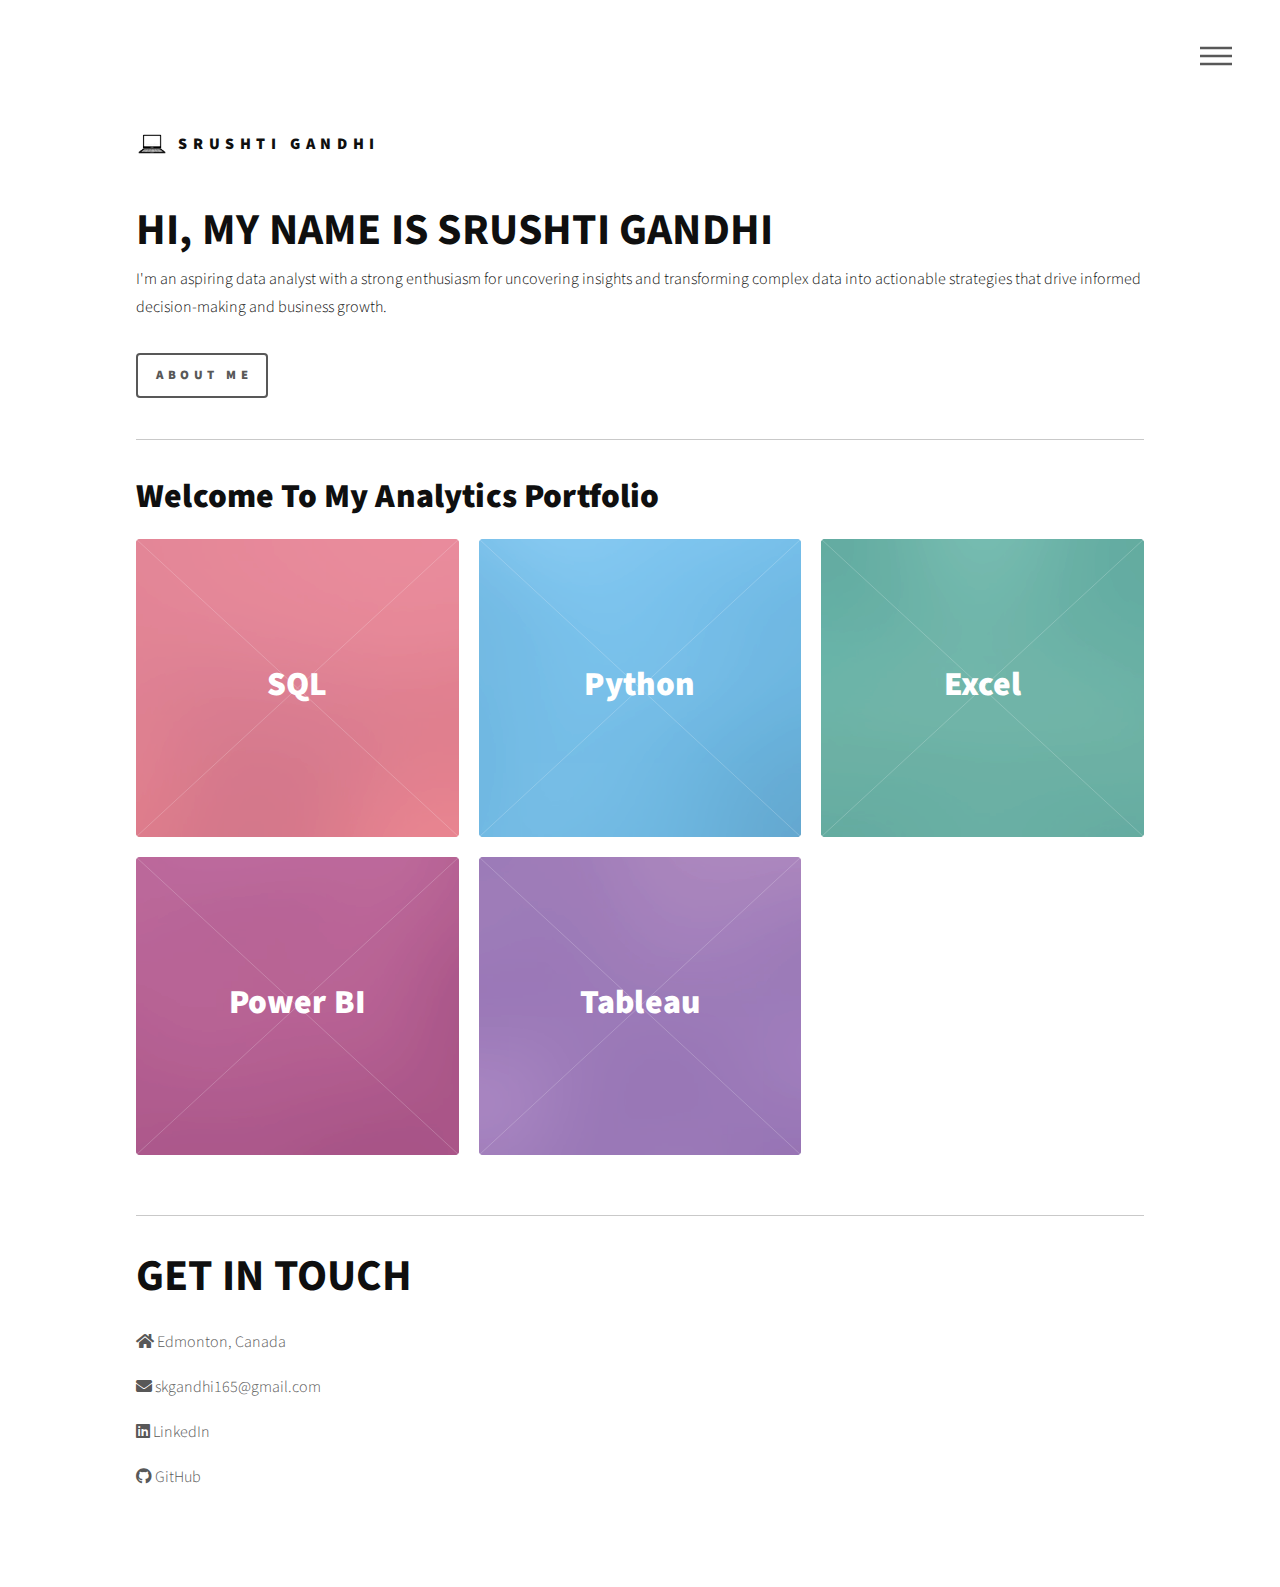
<file: index.html>
<!DOCTYPE HTML>
<!--
	Phantom by HTML5 UP
	html5up.net | @ajlkn
	Free for personal and commercial use under the CCA 3.0 license (html5up.net/license)
-->
<html>
	<head>
		<title>Phantom by HTML5 UP</title>
		<meta charset="utf-8" />
		<meta name="viewport" content="width=device-width, initial-scale=1, user-scalable=no" />
		<link rel="stylesheet" href="assets/css/main.css" />
		<noscript><link rel="stylesheet" href="assets/css/noscript.css" /></noscript>
	</head>
	<body class="is-preload">
		<!-- Wrapper -->
			<div id="wrapper">

				<!-- Header -->
					<header id="header">
						<div class="inner">

							<!-- Logo -->
								<a href="index.html" class="logo">
									<span class="symbol"><img src="images/laptop.jpg" alt="" /></span><span class="title">Srushti Gandhi</span>
								</a>

							<!-- Nav -->
								<nav>
									<ul>
										<li><a href="#menu">Menu</a></li>
									</ul>
								</nav>

						</div>
					</header>

				<!-- Menu -->
					<nav id="menu">
						<h2>Menu</h2>
						<ul>
							<li><a href="index.html">Home</a></li>
                            <li><a href="aboutme.html">About Me</a></li>
                            <li><a href="sql.html">SQL</a></li>
							<li><a href="python.html">Python</a></li>
                            <li><a href="excel.html">Excel</a></li>
							<li><a href="powerbi.html">Power BI</a></li>
							<li><a href="tableau.html">Tableau</a></li>
						</ul>

					</nav>

				<!-- Main -->
					<div id="main">
						<div class="inner">
							<header>
								<h1>Hi, my name is Srushti Gandhi</h1>
								<p>I'm an aspiring data analyst with a strong enthusiasm for uncovering insights and transforming complex data into actionable strategies that drive informed decision-making and business growth.</p>
								<a href="#" class="button">About Me</a>
								<hr>
							</header>
							<h2>Welcome To My Analytics Portfolio</h2>
							<section class="tiles">

								<article class="style1">
									<span class="image">
										<img src="images/pic01.jpg" alt="" />
									</span>
									<a href="sql.html">
										<h2>SQL</h2>
										<div class="content">
											<p></p>
										</div>
									</a>
								</article>

								<article class="style2">
									<span class="image">
										<img src="images/pic02.jpg" alt="" />
									</span>
									<a href="python.html">
										<h2>Python</h2>
										<div class="content">
											<p></p>
										</div>
									</a>
								</article>

								<article class="style3">
									<span class="image">
										<img src="images/pic03.jpg" alt="" />
									</span>
									<a href="excel.html">
										<h2>Excel</h2>
										<div class="content">
											<p></p>
										</div>
									</a>
								</article>

								
								<article class="style4">
									<span class="image">
										<img src="images/pic07.jpg" alt="" />
									</span>
									<a href="powerbi.html">
										<h2>Power BI</h2>
										<div class="content">
											<p></p>
										</div>
									</a>
								</article>

								<article class="style5">
									<span class="image">
										<img src="images/pic08.jpg" alt="" />
									</span>
									<a href="tableau.html">
										<h2>Tableau</h2>
										<div class="content">
											<p></p>
										</div>
									</a>
									
								</article>
								
							</section>
							<br/><hr>

							<section>
								<h1>Get In Touch</h1>
								<ul class="icons">

                                    <li><a href="#" class="icon solid style1 fa-home"><span > Edmonton, Canada</span></a></li>                                  
                                    
                                    <li><a href="#" class="icon solid style1 fa-envelope"><span > skgandhi165@gmail.com</span></a></li>
                                    
                                    <li><a href="https://www.linkedin.com/in/srushti-gandhi-7142571a3/" class="icon brands style1 fa-linkedin"><span > LinkedIn</span></a></li>
                                    
                                    <li><a href="https://github.com/skgandhi165/Data-Analytics" class="icon brands style1 fa-github"><span> GitHub</span></a></li>

                                    <!--<li><a href="#" class="icon solid style2 fa-phone"><span class="label">Phone</span></a></li>-->
                                    
                                    
									
								</ul>
							</section>

						</div>
						
					</div>

			</div>

		<!-- Scripts -->
			<script src="assets/js/jquery.min.js"></script>
			<script src="assets/js/browser.min.js"></script>
			<script src="assets/js/breakpoints.min.js"></script>
			<script src="assets/js/util.js"></script>
			<script src="assets/js/main.js"></script>

	</body>
</html>
</file>
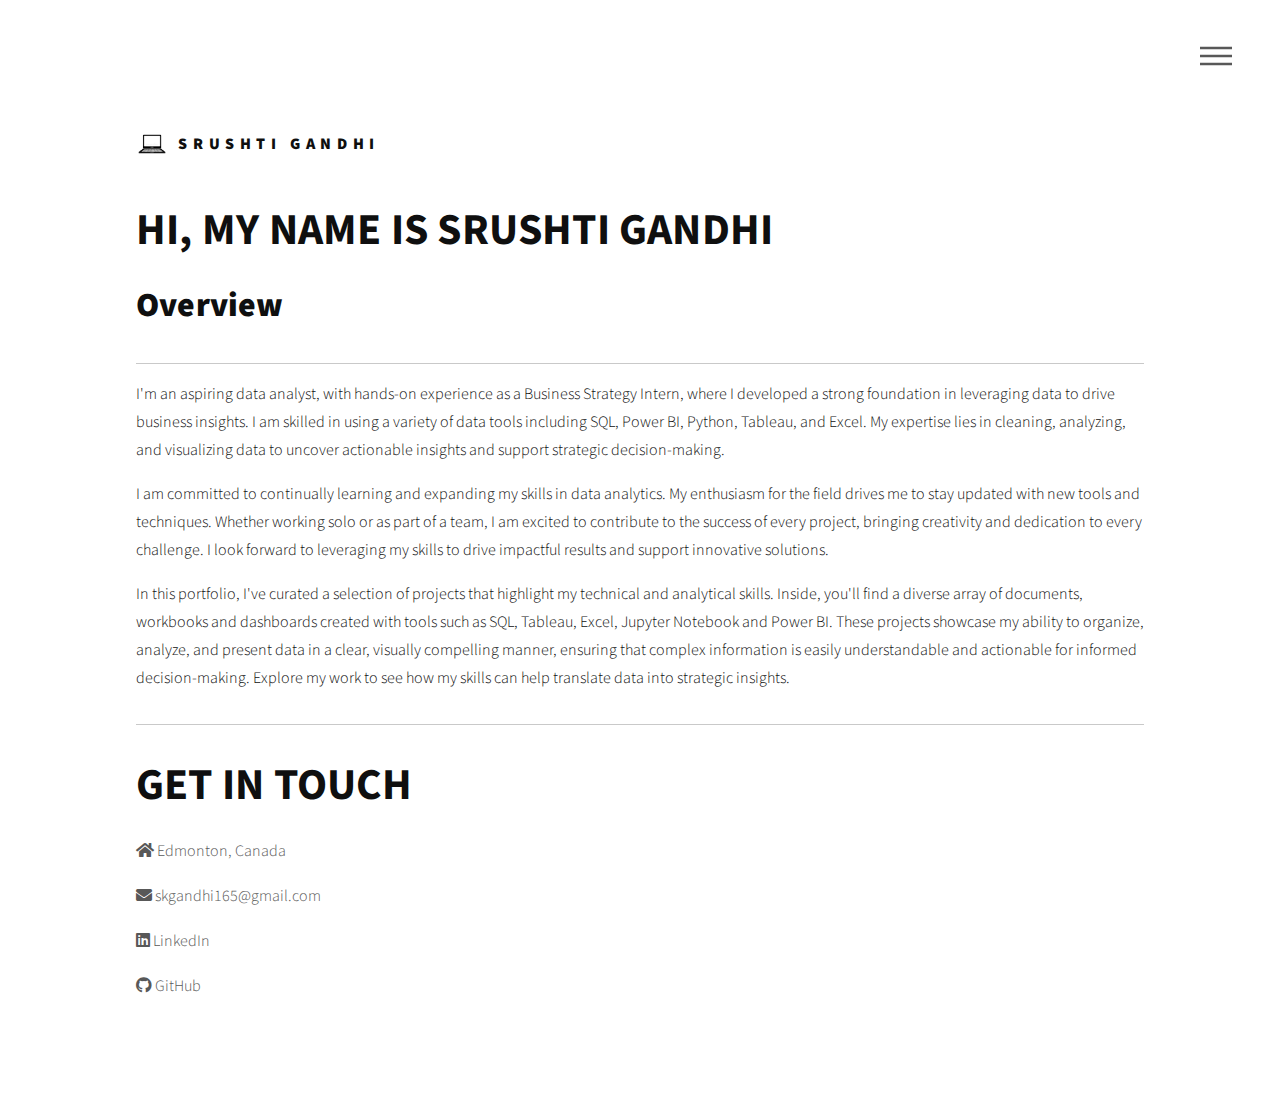
<file: aboutme.html>
<!DOCTYPE HTML>
<!--
	Phantom by HTML5 UP
	html5up.net | @ajlkn
	Free for personal and commercial use under the CCA 3.0 license (html5up.net/license)
-->
<html>
	<head>
		<title>Phantom by HTML5 UP</title>
		<meta charset="utf-8" />
		<meta name="viewport" content="width=device-width, initial-scale=1, user-scalable=no" />
		<link rel="stylesheet" href="assets/css/main.css" />
		<noscript><link rel="stylesheet" href="assets/css/noscript.css" /></noscript>
	</head>
	<body class="is-preload">
		<!-- Wrapper -->
			<div id="wrapper">

				<!-- Header -->
					<header id="header">
						<div class="inner">

							<!-- Logo -->
								<a href="index.html" class="logo">
									<span class="symbol"><img src="images/laptop.jpg" alt="" /></span><span class="title">Srushti Gandhi</span>
								</a>

							<!-- Nav -->
								<nav>
									<ul>
										<li><a href="#menu">Menu</a></li>
									</ul>
								</nav>

						</div>
					</header>

				<!-- Menu -->
					<nav id="menu">
						<h2>Menu</h2>
						<ul>
							<li><a href="index.html">Home</a></li>
                            <li><a href="aboutme.html">About Me</a></li>
                            <li><a href="sql.html">SQL</a></li>
							<li><a href="python.html">Python</a></li>
                            <li><a href="excel.html">Excel</a></li>
							<li><a href="powerbi.html">Power BI</a></li>
							<li><a href="tableau.html">Tableau</a></li>
						</ul>
					</nav>

				<!-- Main -->
					<div id="main">
						<div class="inner">
							<header>
								<h1>Hi, my name is Srushti Gandhi</h1>
                                <h2>Overview</h2><hr>
								<p>I'm an aspiring data analyst, with hands-on experience as a Business Strategy Intern, where I developed a strong foundation in leveraging data to drive business insights. I am skilled in using a variety of data tools including SQL, Power BI, Python, Tableau, and Excel. My expertise lies in cleaning, analyzing, and visualizing data to uncover actionable insights and support strategic decision-making.</p>
								<p>I am committed to continually learning and expanding my skills in data analytics. My enthusiasm for the field drives me to stay updated with new tools and techniques. Whether working solo or as part of a team, I am excited to contribute to the success of every project, bringing creativity and dedication to every challenge. I look forward to leveraging my skills to drive impactful results and support innovative solutions.</p>
                                <p>In this portfolio, I've curated a selection of projects that highlight my technical and analytical skills. Inside, you'll find a diverse array of documents, workbooks and dashboards created with tools such as SQL, Tableau, Excel, Jupyter Notebook and Power BI. These projects showcase my ability to organize, analyze, and present data in a clear, visually compelling manner, ensuring that complex information is easily understandable and actionable for informed decision-making. Explore my work to see how my skills can help translate data into strategic insights.</p>
                                <hr>
							</header>

                            <section>
								<h1>Get In Touch</h1>
								<ul class="icons">

                                    <li><a href="#" class="icon solid style1 fa-home"><span > Edmonton, Canada</span></a></li>

                                    <li><a href="#" class="icon solid style1 fa-envelope"><span > skgandhi165@gmail.com</span></a></li>

                                    <li><a href="https://www.linkedin.com/in/srushti-gandhi-7142571a3/" class="icon brands style1 fa-linkedin"><span > LinkedIn</span></a></li>
                                    
                                    <li><a href="https://github.com/skgandhi165/Data-Analytics" class="icon brands style1 fa-github"><span> GitHub</span></a></li>

                                    <!--<li><a href="#" class="icon solid style2 fa-phone"><span class="label">Phone</span></a></li>-->
                                    
                                    
									
								</ul>
							</section>
							

						</div>
						
					</div>
			</div>

		<!-- Scripts -->
			<script src="assets/js/jquery.min.js"></script>
			<script src="assets/js/browser.min.js"></script>
			<script src="assets/js/breakpoints.min.js"></script>
			<script src="assets/js/util.js"></script>
			<script src="assets/js/main.js"></script>

	</body>
</html>
</file>
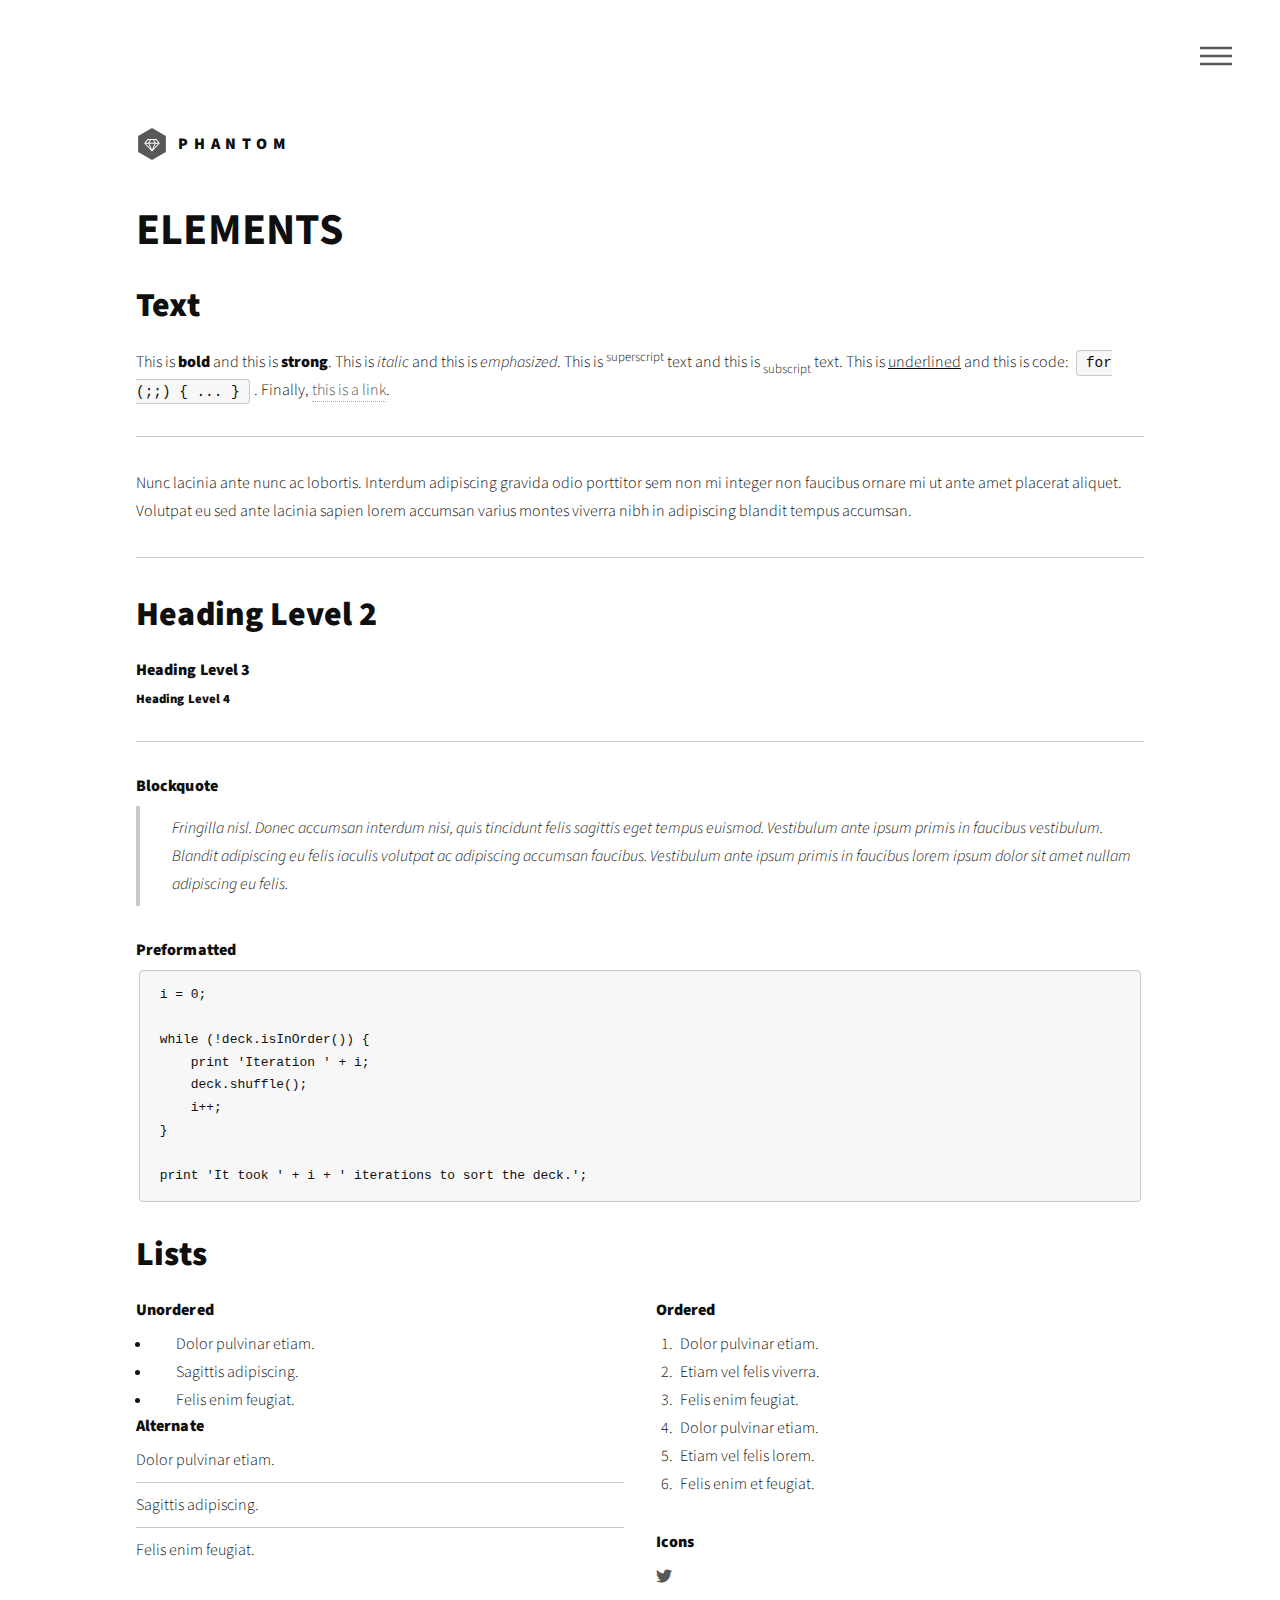
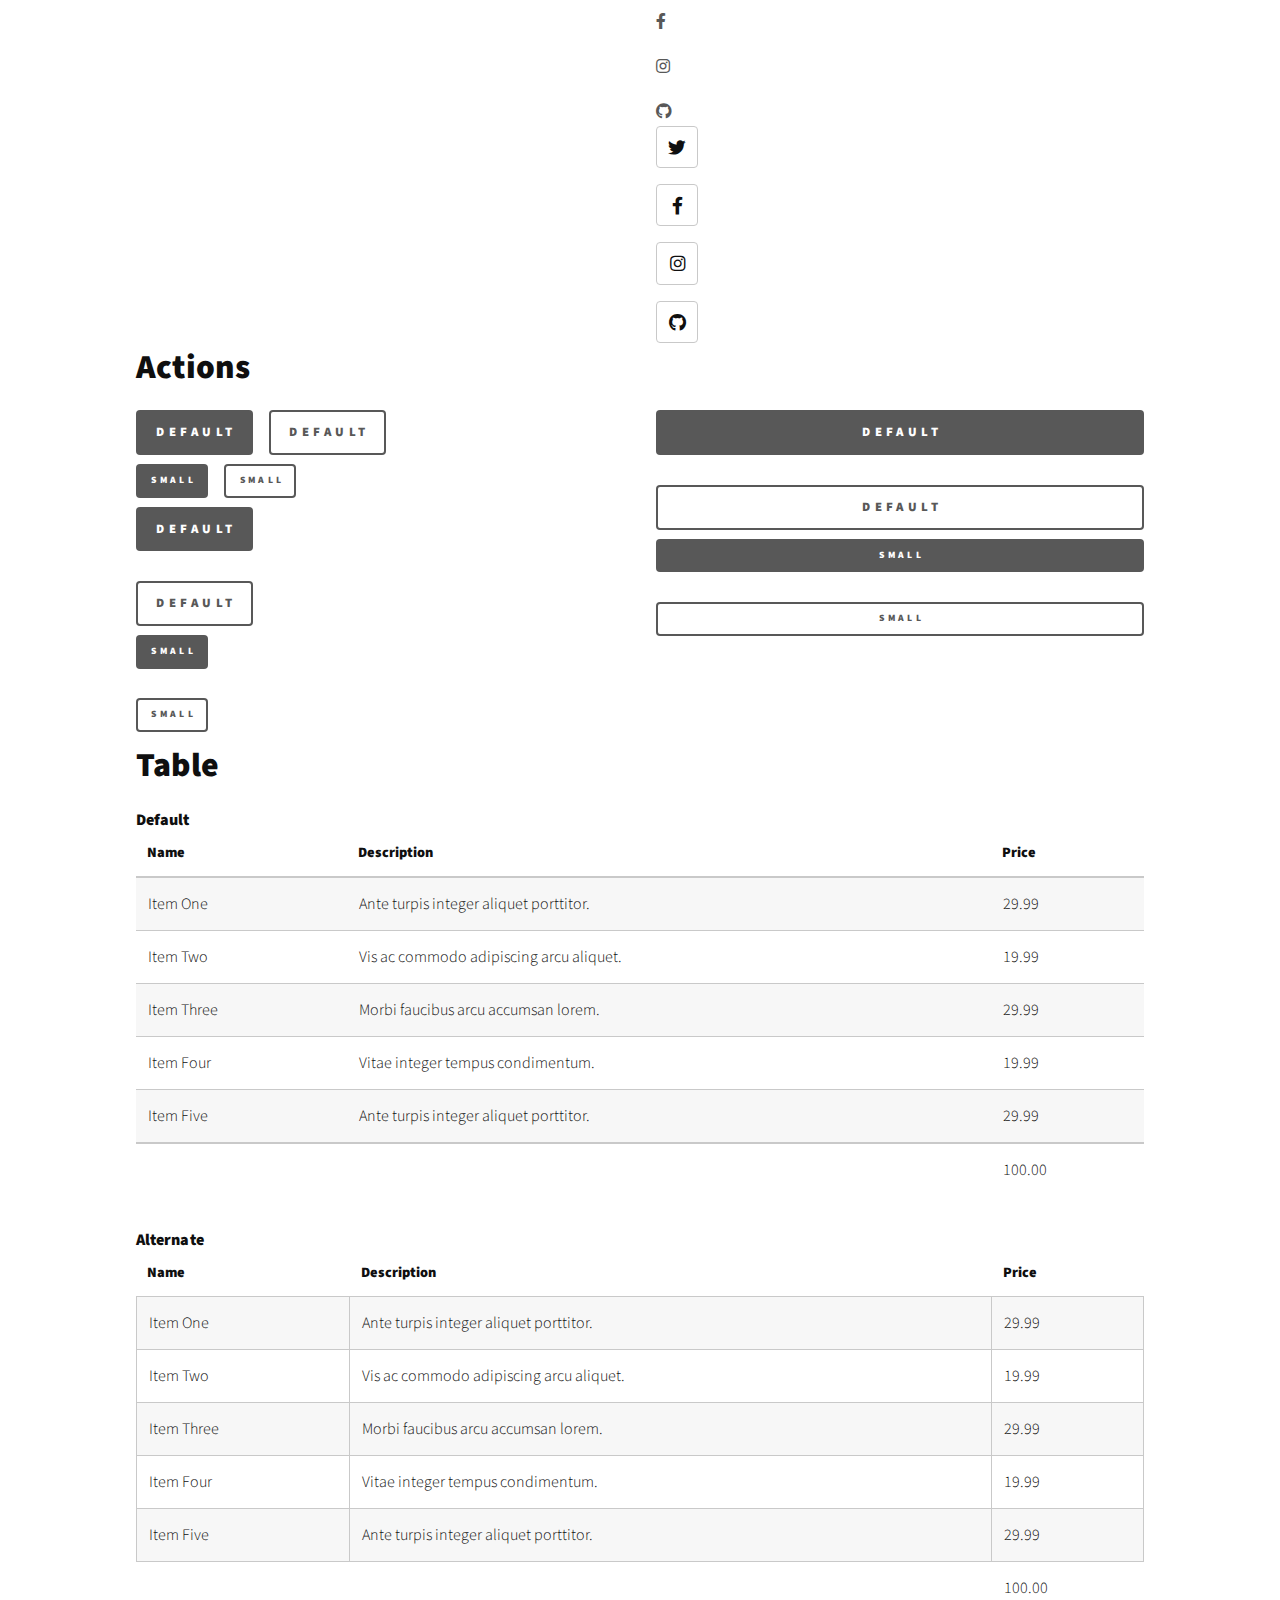
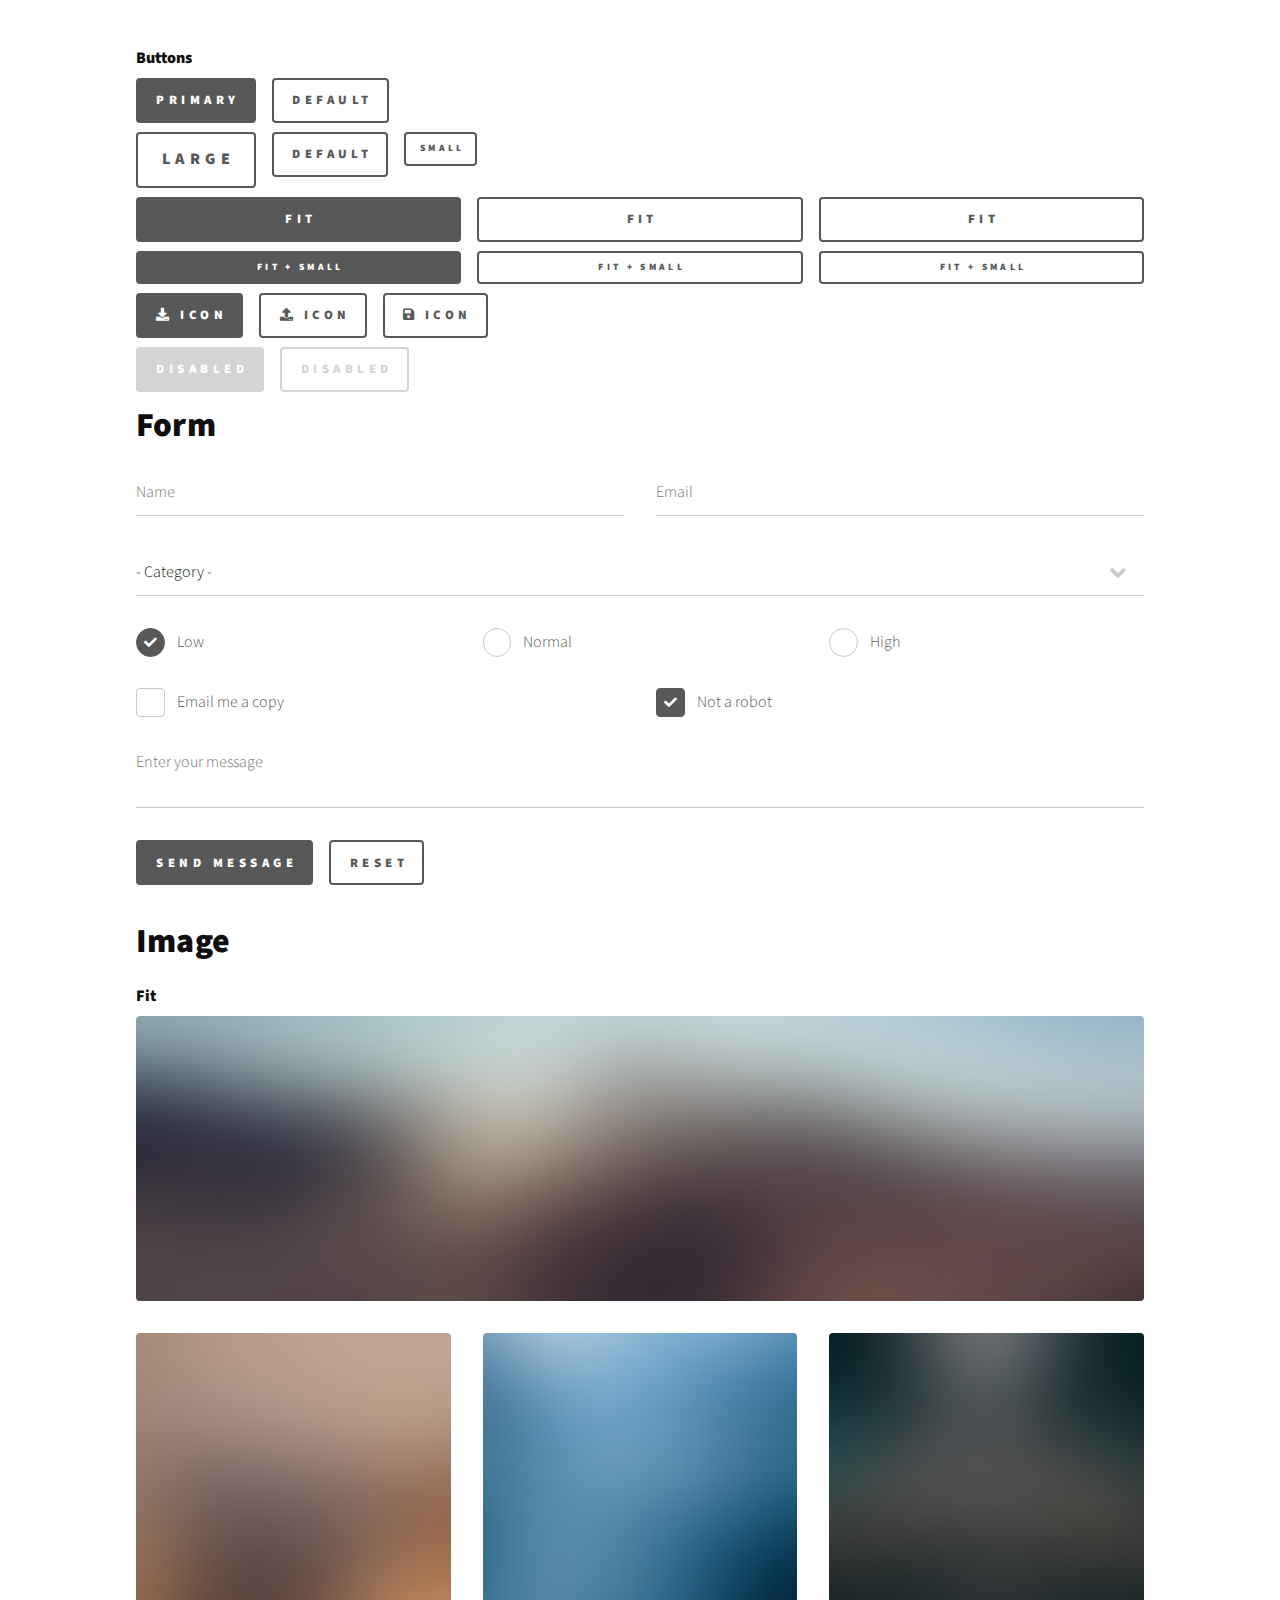
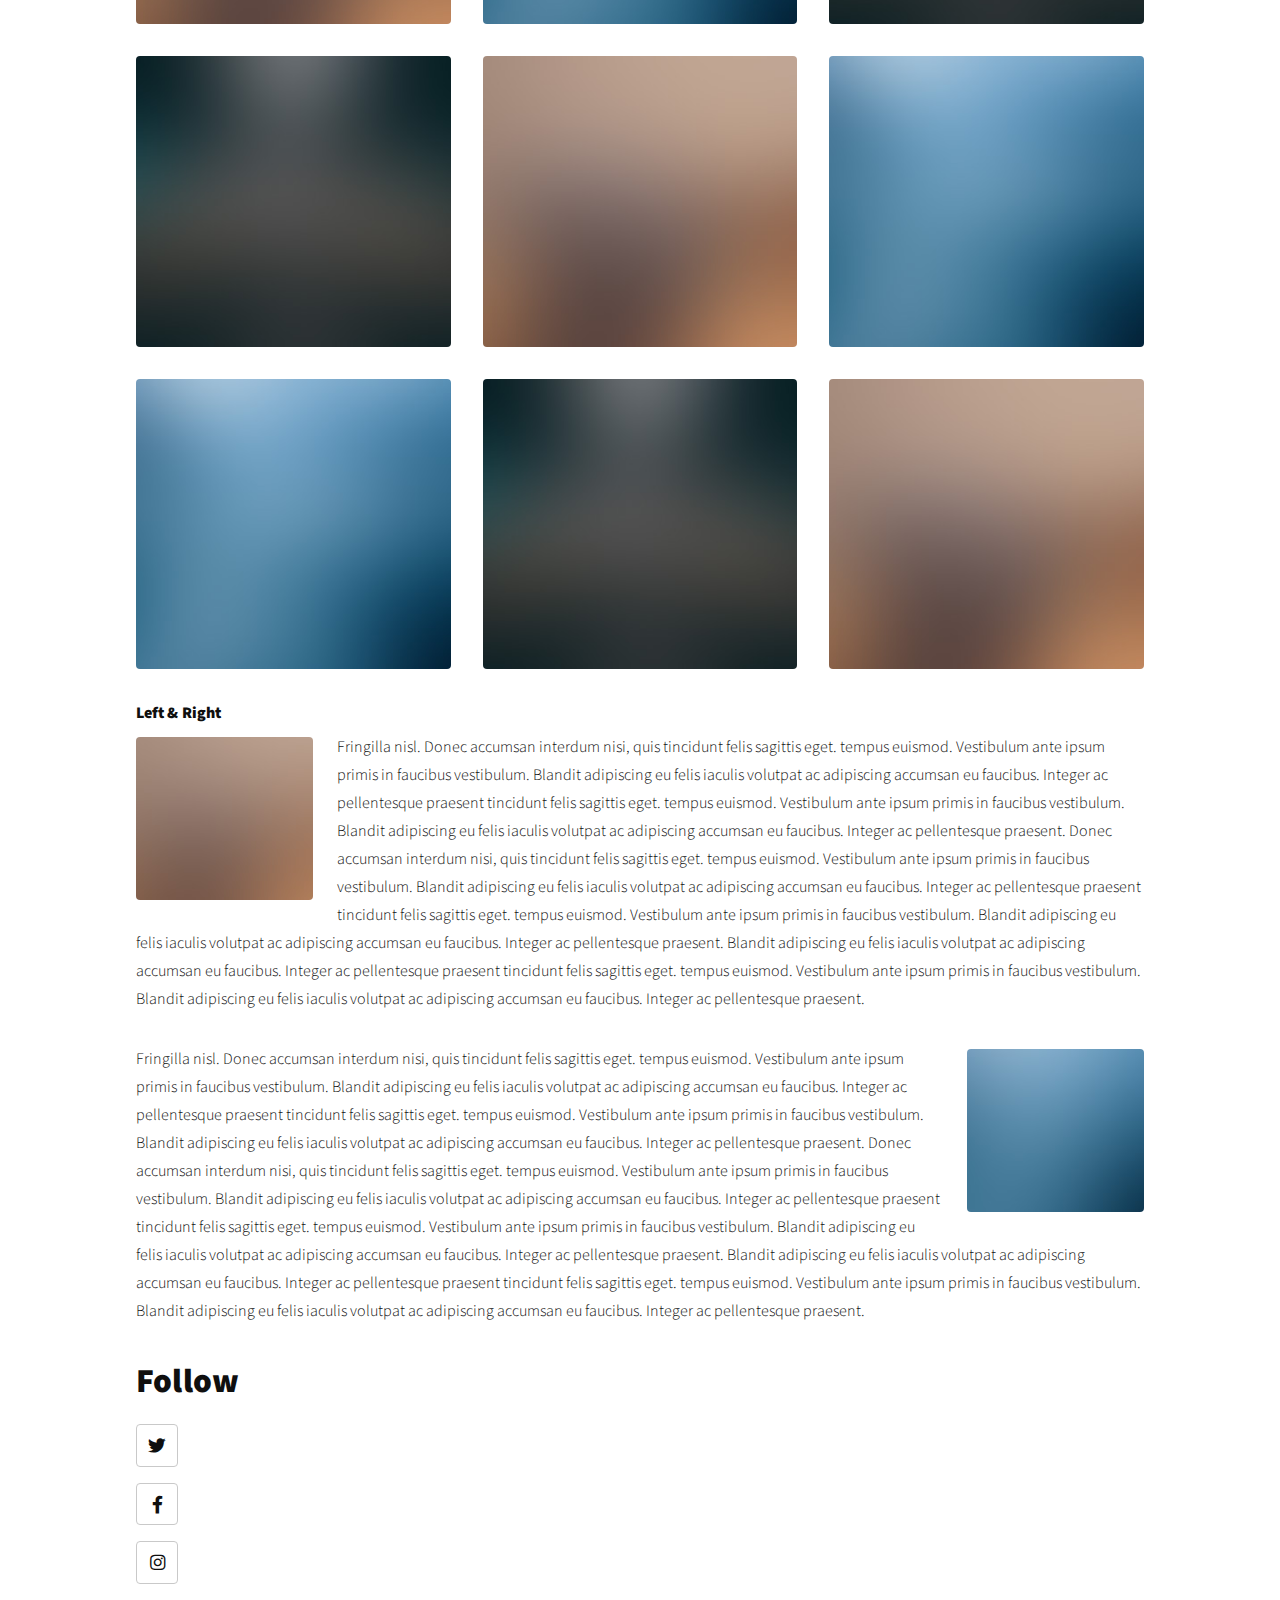
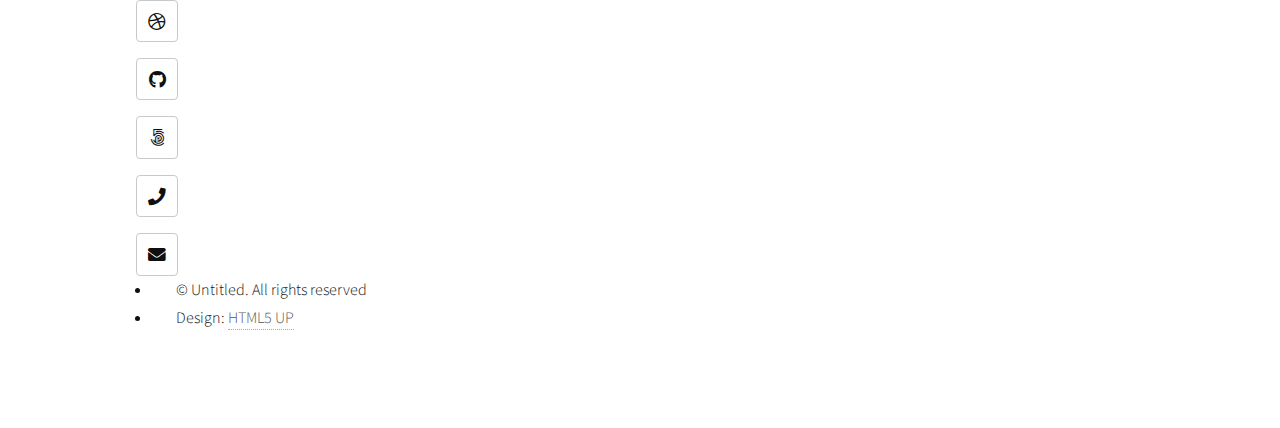
<file: elements.html>
<!DOCTYPE HTML>
<!--
	Phantom by HTML5 UP
	html5up.net | @ajlkn
	Free for personal and commercial use under the CCA 3.0 license (html5up.net/license)
-->
<html>
	<head>
		<title>Elements - Phantom by HTML5 UP</title>
		<meta charset="utf-8" />
		<meta name="viewport" content="width=device-width, initial-scale=1, user-scalable=no" />
		<link rel="stylesheet" href="assets/css/main.css" />
		<noscript><link rel="stylesheet" href="assets/css/noscript.css" /></noscript>
	</head>
	<body class="is-preload">
		<!-- Wrapper -->
			<div id="wrapper">

				<!-- Header -->
					<header id="header">
						<div class="inner">

							<!-- Logo -->
								<a href="index.html" class="logo">
									<span class="symbol"><img src="images/logo.svg" alt="" /></span><span class="title">Phantom</span>
								</a>

							<!-- Nav -->
								<nav>
									<ul>
										<li><a href="#menu">Menu</a></li>
									</ul>
								</nav>

						</div>
					</header>

				<!-- Menu -->
					<nav id="menu">
						<h2>Menu</h2>
						<ul>
							<li><a href="index.html">Home</a></li>
                            <li><a href="elements.html">About Me</a></li>
                            <li><a href="sql.html">SQL</a></li>
							<li><a href="python.html">Python</a></li>
                            <li><a href="excel.html">Excel</a></li>
							<li><a href="powerbi.html">Power BI</a></li>
							<li><a href="tableau.html">Tableau</a></li>
						</ul>
					</nav>

				<!-- Main -->
					<div id="main">
						<div class="inner">
							<h1>Elements</h1>

							<!-- Text -->
								<section>
									<h2>Text</h2>
									<p>This is <b>bold</b> and this is <strong>strong</strong>. This is <i>italic</i> and this is <em>emphasized</em>.
									This is <sup>superscript</sup> text and this is <sub>subscript</sub> text.
									This is <u>underlined</u> and this is code: <code>for (;;) { ... }</code>. Finally, <a href="#">this is a link</a>.</p>
									<hr />
									<p>Nunc lacinia ante nunc ac lobortis. Interdum adipiscing gravida odio porttitor sem non mi integer non faucibus ornare mi ut ante amet placerat aliquet. Volutpat eu sed ante lacinia sapien lorem accumsan varius montes viverra nibh in adipiscing blandit tempus accumsan.</p>
									<hr />
									<h2>Heading Level 2</h2>
									<h3>Heading Level 3</h3>
									<h4>Heading Level 4</h4>
									<hr />
									<h3>Blockquote</h3>
									<blockquote>Fringilla nisl. Donec accumsan interdum nisi, quis tincidunt felis sagittis eget tempus euismod. Vestibulum ante ipsum primis in faucibus vestibulum. Blandit adipiscing eu felis iaculis volutpat ac adipiscing accumsan faucibus. Vestibulum ante ipsum primis in faucibus lorem ipsum dolor sit amet nullam adipiscing eu felis.</blockquote>
									<h3>Preformatted</h3>
									<pre><code>i = 0;

while (!deck.isInOrder()) {
    print 'Iteration ' + i;
    deck.shuffle();
    i++;
}

print 'It took ' + i + ' iterations to sort the deck.';</code></pre>
								</section>

							<!-- Lists -->
								<section>
									<h2>Lists</h2>
									<div class="row">
										<div class="col-6 col-12-medium">
											<h3>Unordered</h3>
											<ul>
												<li>Dolor pulvinar etiam.</li>
												<li>Sagittis adipiscing.</li>
												<li>Felis enim feugiat.</li>
											</ul>
											<h3>Alternate</h3>
											<ul class="alt">
												<li>Dolor pulvinar etiam.</li>
												<li>Sagittis adipiscing.</li>
												<li>Felis enim feugiat.</li>
											</ul>
										</div>
										<div class="col-6 col-12-medium">
											<h3>Ordered</h3>
											<ol>
												<li>Dolor pulvinar etiam.</li>
												<li>Etiam vel felis viverra.</li>
												<li>Felis enim feugiat.</li>
												<li>Dolor pulvinar etiam.</li>
												<li>Etiam vel felis lorem.</li>
												<li>Felis enim et feugiat.</li>
											</ol>
											<h3>Icons</h3>
											<ul class="icons">
												<li><a href="#" class="icon brands style1 fa-twitter"><span class="label">Twitter</span></a></li>
												<li><a href="#" class="icon brands style1 fa-facebook-f"><span class="label">Facebook</span></a></li>
												<li><a href="#" class="icon brands style1 fa-instagram"><span class="label">Instagram</span></a></li>
												<li><a href="#" class="icon brands style1 fa-github"><span class="label">Github</span></a></li>
											</ul>
											<ul class="icons">
												<li><a href="#" class="icon brands style2 fa-twitter"><span class="label">Twitter</span></a></li>
												<li><a href="#" class="icon brands style2 fa-facebook-f"><span class="label">Facebook</span></a></li>
												<li><a href="#" class="icon brands style2 fa-instagram"><span class="label">Instagram</span></a></li>
												<li><a href="#" class="icon brands style2 fa-github"><span class="label">Github</span></a></li>
											</ul>
										</div>
									</div>
									<h2>Actions</h2>
									<div class="row">
										<div class="col-6 col-12-medium">
											<ul class="actions">
												<li><a href="#" class="button primary">Default</a></li>
												<li><a href="#" class="button">Default</a></li>
											</ul>
											<ul class="actions small">
												<li><a href="#" class="button primary small">Small</a></li>
												<li><a href="#" class="button small">Small</a></li>
											</ul>
											<ul class="actions stacked">
												<li><a href="#" class="button primary">Default</a></li>
												<li><a href="#" class="button">Default</a></li>
											</ul>
											<ul class="actions stacked">
												<li><a href="#" class="button primary small">Small</a></li>
												<li><a href="#" class="button small">Small</a></li>
											</ul>
										</div>
										<div class="col-6 col-12-medium">
											<ul class="actions stacked">
												<li><a href="#" class="button primary fit">Default</a></li>
												<li><a href="#" class="button fit">Default</a></li>
											</ul>
											<ul class="actions stacked">
												<li><a href="#" class="button primary small fit">Small</a></li>
												<li><a href="#" class="button small fit">Small</a></li>
											</ul>
										</div>
									</div>
								</section>

							<!-- Table -->
								<section>
									<h2>Table</h2>
									<h3>Default</h3>
									<div class="table-wrapper">
										<table>
											<thead>
												<tr>
													<th>Name</th>
													<th>Description</th>
													<th>Price</th>
												</tr>
											</thead>
											<tbody>
												<tr>
													<td>Item One</td>
													<td>Ante turpis integer aliquet porttitor.</td>
													<td>29.99</td>
												</tr>
												<tr>
													<td>Item Two</td>
													<td>Vis ac commodo adipiscing arcu aliquet.</td>
													<td>19.99</td>
												</tr>
												<tr>
													<td>Item Three</td>
													<td> Morbi faucibus arcu accumsan lorem.</td>
													<td>29.99</td>
												</tr>
												<tr>
													<td>Item Four</td>
													<td>Vitae integer tempus condimentum.</td>
													<td>19.99</td>
												</tr>
												<tr>
													<td>Item Five</td>
													<td>Ante turpis integer aliquet porttitor.</td>
													<td>29.99</td>
												</tr>
											</tbody>
											<tfoot>
												<tr>
													<td colspan="2"></td>
													<td>100.00</td>
												</tr>
											</tfoot>
										</table>
									</div>

									<h3>Alternate</h3>
									<div class="table-wrapper">
										<table class="alt">
											<thead>
												<tr>
													<th>Name</th>
													<th>Description</th>
													<th>Price</th>
												</tr>
											</thead>
											<tbody>
												<tr>
													<td>Item One</td>
													<td>Ante turpis integer aliquet porttitor.</td>
													<td>29.99</td>
												</tr>
												<tr>
													<td>Item Two</td>
													<td>Vis ac commodo adipiscing arcu aliquet.</td>
													<td>19.99</td>
												</tr>
												<tr>
													<td>Item Three</td>
													<td> Morbi faucibus arcu accumsan lorem.</td>
													<td>29.99</td>
												</tr>
												<tr>
													<td>Item Four</td>
													<td>Vitae integer tempus condimentum.</td>
													<td>19.99</td>
												</tr>
												<tr>
													<td>Item Five</td>
													<td>Ante turpis integer aliquet porttitor.</td>
													<td>29.99</td>
												</tr>
											</tbody>
											<tfoot>
												<tr>
													<td colspan="2"></td>
													<td>100.00</td>
												</tr>
											</tfoot>
										</table>
									</div>
								</section>

							<!-- Buttons -->
								<section>
									<h3>Buttons</h3>
									<ul class="actions">
										<li><a href="#" class="button primary">Primary</a></li>
										<li><a href="#" class="button">Default</a></li>
									</ul>
									<ul class="actions">
										<li><a href="#" class="button large">Large</a></li>
										<li><a href="#" class="button">Default</a></li>
										<li><a href="#" class="button small">Small</a></li>
									</ul>
									<ul class="actions fit">
										<li><a href="#" class="button primary fit">Fit</a></li>
										<li><a href="#" class="button fit">Fit</a></li>
										<li><a href="#" class="button fit">Fit</a></li>
									</ul>
									<ul class="actions fit small">
										<li><a href="#" class="button primary fit small">Fit + Small</a></li>
										<li><a href="#" class="button fit small">Fit + Small</a></li>
										<li><a href="#" class="button fit small">Fit + Small</a></li>
									</ul>
									<ul class="actions">
										<li><a href="#" class="button primary icon solid fa-download">Icon</a></li>
										<li><a href="#" class="button icon solid fa-upload">Icon</a></li>
										<li><a href="#" class="button icon solid fa-save">Icon</a></li>
									</ul>
									<ul class="actions">
										<li><span class="button primary disabled">Disabled</span></li>
										<li><span class="button disabled">Disabled</span></li>
									</ul>
								</section>

							<!-- Form -->
								<section>
									<h2>Form</h2>
									<form method="post" action="#">
										<div class="row gtr-uniform">
											<div class="col-6 col-12-xsmall">
												<input type="text" name="demo-name" id="demo-name" value="" placeholder="Name" />
											</div>
											<div class="col-6 col-12-xsmall">
												<input type="email" name="demo-email" id="demo-email" value="" placeholder="Email" />
											</div>
											<div class="col-12">
												<select name="demo-category" id="demo-category">
													<option value="">- Category -</option>
													<option value="1">Manufacturing</option>
													<option value="1">Shipping</option>
													<option value="1">Administration</option>
													<option value="1">Human Resources</option>
												</select>
											</div>
											<div class="col-4 col-12-small">
												<input type="radio" id="demo-priority-low" name="demo-priority" checked>
												<label for="demo-priority-low">Low</label>
											</div>
											<div class="col-4 col-12-small">
												<input type="radio" id="demo-priority-normal" name="demo-priority">
												<label for="demo-priority-normal">Normal</label>
											</div>
											<div class="col-4 col-12-small">
												<input type="radio" id="demo-priority-high" name="demo-priority">
												<label for="demo-priority-high">High</label>
											</div>
											<div class="col-6 col-12-small">
												<input type="checkbox" id="demo-copy" name="demo-copy">
												<label for="demo-copy">Email me a copy</label>
											</div>
											<div class="col-6 col-12-small">
												<input type="checkbox" id="demo-human" name="demo-human" checked>
												<label for="demo-human">Not a robot</label>
											</div>
											<div class="col-12">
												<textarea name="demo-message" id="demo-message" placeholder="Enter your message" rows="6"></textarea>
											</div>
											<div class="col-12">
												<ul class="actions">
													<li><input type="submit" value="Send Message" class="primary" /></li>
													<li><input type="reset" value="Reset" /></li>
												</ul>
											</div>
										</div>
									</form>
								</section>

							<!-- Image -->
								<section>
									<h2>Image</h2>
									<h3>Fit</h3>
									<div class="box alt">
										<div class="row gtr-uniform">
											<div class="col-12"><span class="image fit"><img src="images/pic13.jpg" alt="" /></span></div>
											<div class="col-4"><span class="image fit"><img src="images/pic01.jpg" alt="" /></span></div>
											<div class="col-4"><span class="image fit"><img src="images/pic02.jpg" alt="" /></span></div>
											<div class="col-4"><span class="image fit"><img src="images/pic03.jpg" alt="" /></span></div>
											<div class="col-4"><span class="image fit"><img src="images/pic03.jpg" alt="" /></span></div>
											<div class="col-4"><span class="image fit"><img src="images/pic01.jpg" alt="" /></span></div>
											<div class="col-4"><span class="image fit"><img src="images/pic02.jpg" alt="" /></span></div>
											<div class="col-4"><span class="image fit"><img src="images/pic02.jpg" alt="" /></span></div>
											<div class="col-4"><span class="image fit"><img src="images/pic03.jpg" alt="" /></span></div>
											<div class="col-4"><span class="image fit"><img src="images/pic01.jpg" alt="" /></span></div>
										</div>
									</div>
									<h3>Left &amp; Right</h3>
									<p><span class="image left"><img src="images/pic14.jpg" alt="" /></span>Fringilla nisl. Donec accumsan interdum nisi, quis tincidunt felis sagittis eget. tempus euismod. Vestibulum ante ipsum primis in faucibus vestibulum. Blandit adipiscing eu felis iaculis volutpat ac adipiscing accumsan eu faucibus. Integer ac pellentesque praesent tincidunt felis sagittis eget. tempus euismod. Vestibulum ante ipsum primis in faucibus vestibulum. Blandit adipiscing eu felis iaculis volutpat ac adipiscing accumsan eu faucibus. Integer ac pellentesque praesent. Donec accumsan interdum nisi, quis tincidunt felis sagittis eget. tempus euismod. Vestibulum ante ipsum primis in faucibus vestibulum. Blandit adipiscing eu felis iaculis volutpat ac adipiscing accumsan eu faucibus. Integer ac pellentesque praesent tincidunt felis sagittis eget. tempus euismod. Vestibulum ante ipsum primis in faucibus vestibulum. Blandit adipiscing eu felis iaculis volutpat ac adipiscing accumsan eu faucibus. Integer ac pellentesque praesent. Blandit adipiscing eu felis iaculis volutpat ac adipiscing accumsan eu faucibus. Integer ac pellentesque praesent tincidunt felis sagittis eget. tempus euismod. Vestibulum ante ipsum primis in faucibus vestibulum. Blandit adipiscing eu felis iaculis volutpat ac adipiscing accumsan eu faucibus. Integer ac pellentesque praesent.</p>
									<p><span class="image right"><img src="images/pic15.jpg" alt="" /></span>Fringilla nisl. Donec accumsan interdum nisi, quis tincidunt felis sagittis eget. tempus euismod. Vestibulum ante ipsum primis in faucibus vestibulum. Blandit adipiscing eu felis iaculis volutpat ac adipiscing accumsan eu faucibus. Integer ac pellentesque praesent tincidunt felis sagittis eget. tempus euismod. Vestibulum ante ipsum primis in faucibus vestibulum. Blandit adipiscing eu felis iaculis volutpat ac adipiscing accumsan eu faucibus. Integer ac pellentesque praesent. Donec accumsan interdum nisi, quis tincidunt felis sagittis eget. tempus euismod. Vestibulum ante ipsum primis in faucibus vestibulum. Blandit adipiscing eu felis iaculis volutpat ac adipiscing accumsan eu faucibus. Integer ac pellentesque praesent tincidunt felis sagittis eget. tempus euismod. Vestibulum ante ipsum primis in faucibus vestibulum. Blandit adipiscing eu felis iaculis volutpat ac adipiscing accumsan eu faucibus. Integer ac pellentesque praesent. Blandit adipiscing eu felis iaculis volutpat ac adipiscing accumsan eu faucibus. Integer ac pellentesque praesent tincidunt felis sagittis eget. tempus euismod. Vestibulum ante ipsum primis in faucibus vestibulum. Blandit adipiscing eu felis iaculis volutpat ac adipiscing accumsan eu faucibus. Integer ac pellentesque praesent.</p>
								</section>

								<section>
									<h2>Follow</h2>
									<ul class="icons">
										<li><a href="#" class="icon brands style2 fa-twitter"><span class="label">Twitter</span></a></li>
										<li><a href="#" class="icon brands style2 fa-facebook-f"><span class="label">Facebook</span></a></li>
										<li><a href="#" class="icon brands style2 fa-instagram"><span class="label">Instagram</span></a></li>
										<li><a href="#" class="icon brands style2 fa-dribbble"><span class="label">Dribbble</span></a></li>
										<li><a href="#" class="icon brands style2 fa-github"><span class="label">GitHub</span></a></li>
										<li><a href="#" class="icon brands style2 fa-500px"><span class="label">500px</span></a></li>
										<li><a href="#" class="icon solid style2 fa-phone"><span class="label">Phone</span></a></li>
										<li><a href="#" class="icon solid style2 fa-envelope"><span class="label">Email</span></a></li>
									</ul>
								</section>
								<ul class="copyright">
									<li>&copy; Untitled. All rights reserved</li><li>Design: <a href="http://html5up.net">HTML5 UP</a></li>
								</ul>

						</div>
					</div>

				
							
						

			</div>

		<!-- Scripts -->
			<script src="assets/js/jquery.min.js"></script>
			<script src="assets/js/browser.min.js"></script>
			<script src="assets/js/breakpoints.min.js"></script>
			<script src="assets/js/util.js"></script>
			<script src="assets/js/main.js"></script>

	</body>
</html>
</file>
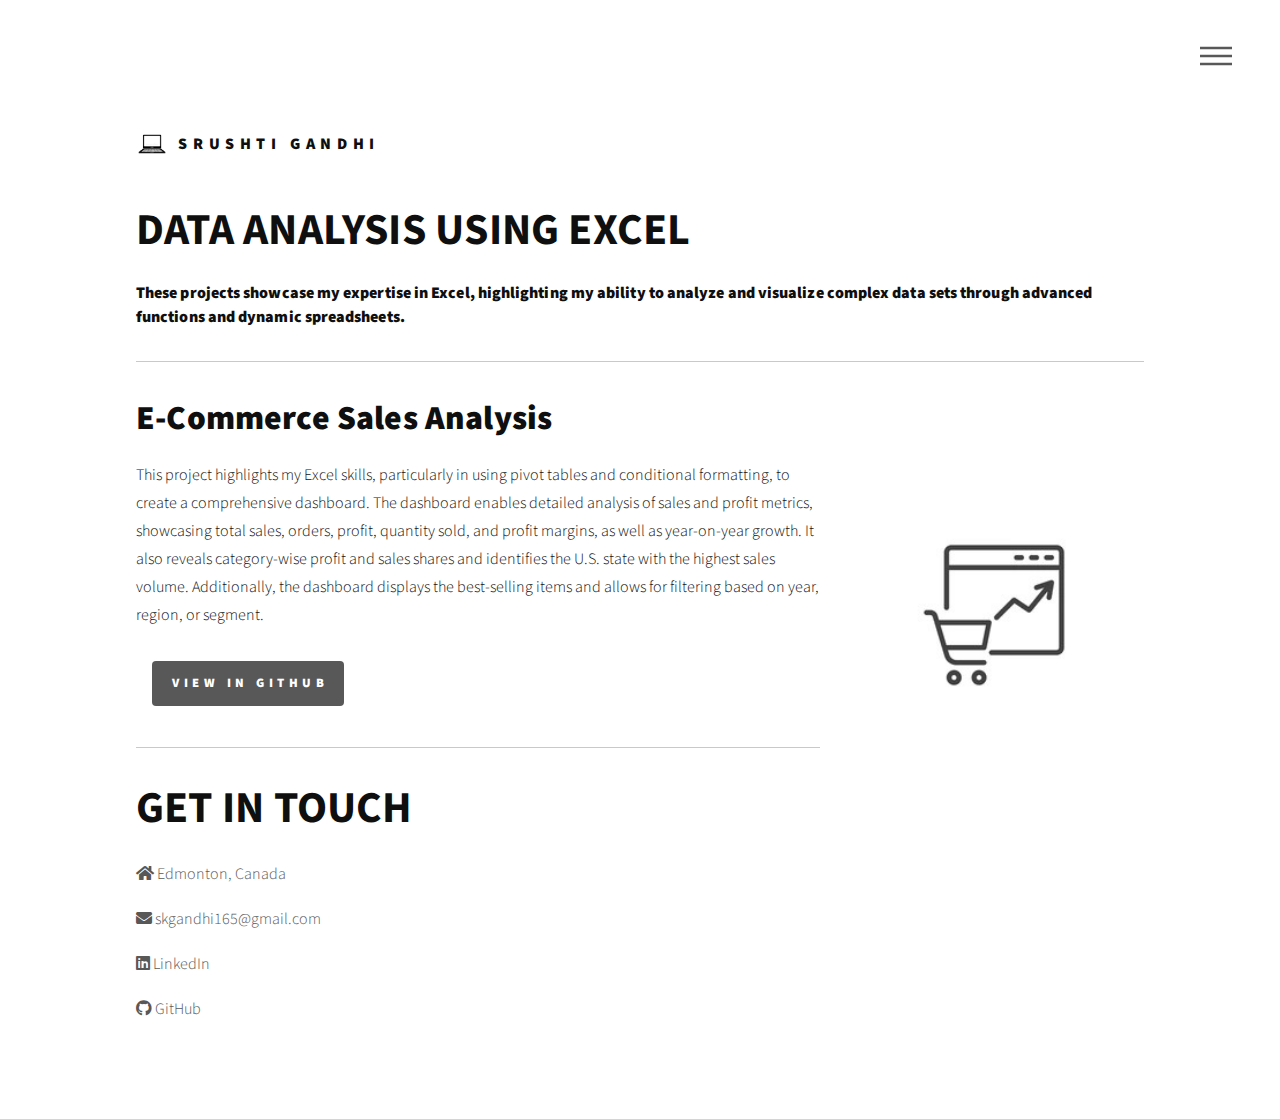
<file: excel.html>
<!DOCTYPE HTML>
<!--
	Phantom by HTML5 UP
	html5up.net | @ajlkn
	Free for personal and commercial use under the CCA 3.0 license (html5up.net/license)
-->
<html>
	<head>
		<title>Generic - Phantom by HTML5 UP</title>
		<meta charset="utf-8" />
		<meta name="viewport" content="width=device-width, initial-scale=1, user-scalable=no" />
		<link rel="stylesheet" href="assets/css/main.css" />
		<noscript><link rel="stylesheet" href="assets/css/noscript.css" /></noscript>
	</head>
	<body class="is-preload">
		<!-- Wrapper -->
			<div id="wrapper">

				<!-- Header -->
					<header id="header">
						<div class="inner">

							<!-- Logo -->
								<a href="index.html" class="logo">
									<span class="symbol"><img src="images/laptop.jpg" alt="" /></span><span class="title">Srushti Gandhi</span>
								</a>

							<!-- Nav -->
								<nav>
									<ul>
										<li><a href="#menu">Menu</a></li>
									</ul>
								</nav>

						</div>
					</header>

				<!-- Menu -->
					<nav id="menu">
						<h2>Menu</h2>
						<ul>
							<li><a href="index.html">Home</a></li>
                            <li><a href="aboutme.html">About Me</a></li>
                            <li><a href="sql.html">SQL</a></li>
							<li><a href="python.html">Python</a></li>
                            <li><a href="excel.html">Excel</a></li>
							<li><a href="powerbi.html">Power BI</a></li>
							<li><a href="tableau.html">Tableau</a></li>
							
						</ul>
					</nav>

				<!-- Main -->
					<div id="main">
						<div class="inner">
							<h1>Data Analysis using Excel</h1>
                            <h3>These projects showcase my expertise in Excel, highlighting my ability to analyze and visualize complex data sets through advanced functions and dynamic spreadsheets.</h3>
							<hr>
                            <section>
                                
                                <h2>E-Commerce Sales Analysis</h2>
                                <p><span class="image right"><img src="images/ecom.jpg" height="300" width="300" alt="" /></span>This project highlights my Excel skills, particularly in using pivot tables and conditional formatting, to create a comprehensive dashboard. The dashboard enables detailed analysis of sales and profit metrics, showcasing total sales, orders, profit, quantity sold, and profit margins, as well as year-on-year growth. It also reveals category-wise profit and sales shares and identifies the U.S. state with the highest sales volume. Additionally, the dashboard displays the best-selling items and allows for filtering based on year, region, or segment.</p>
									
                                <ul class="actions">
                                    <li><a href="https://github.com/skgandhi165/Data-Analytics/blob/main/E-commerce%20Sales%20Analysis.xlsx" class="button primary">View in GitHub</a></li>
                                </ul>
                                <hr>

                            </section>

                            <section>
								<h1>Get In Touch</h1>
								<ul class="icons">

                                    <li><a href="#" class="icon solid style1 fa-home"><span > Edmonton, Canada</span></a></li>                                  
                                    
                                    <li><a href="#" class="icon solid style1 fa-envelope"><span > skgandhi165@gmail.com</span></a></li>
                     
                                    <li><a href="https://www.linkedin.com/in/srushti-gandhi-7142571a3/" class="icon brands style1 fa-linkedin"><span > LinkedIn</span></a></li>

                                    <li><a href="https://github.com/skgandhi165/Data-Analytics" class="icon brands style1 fa-github"><span> GitHub</span></a></li>

                                    <!--<li><a href="#" class="icon solid style2 fa-phone"><span class="label">Phone</span></a></li>-->
                                    
                                    
									
								</ul>
							</section>

                        </div>
					</div>

			</div>

		<!-- Scripts -->
			<script src="assets/js/jquery.min.js"></script>
			<script src="assets/js/browser.min.js"></script>
			<script src="assets/js/breakpoints.min.js"></script>
			<script src="assets/js/util.js"></script>
			<script src="assets/js/main.js"></script>

	</body>
</html>
</file>
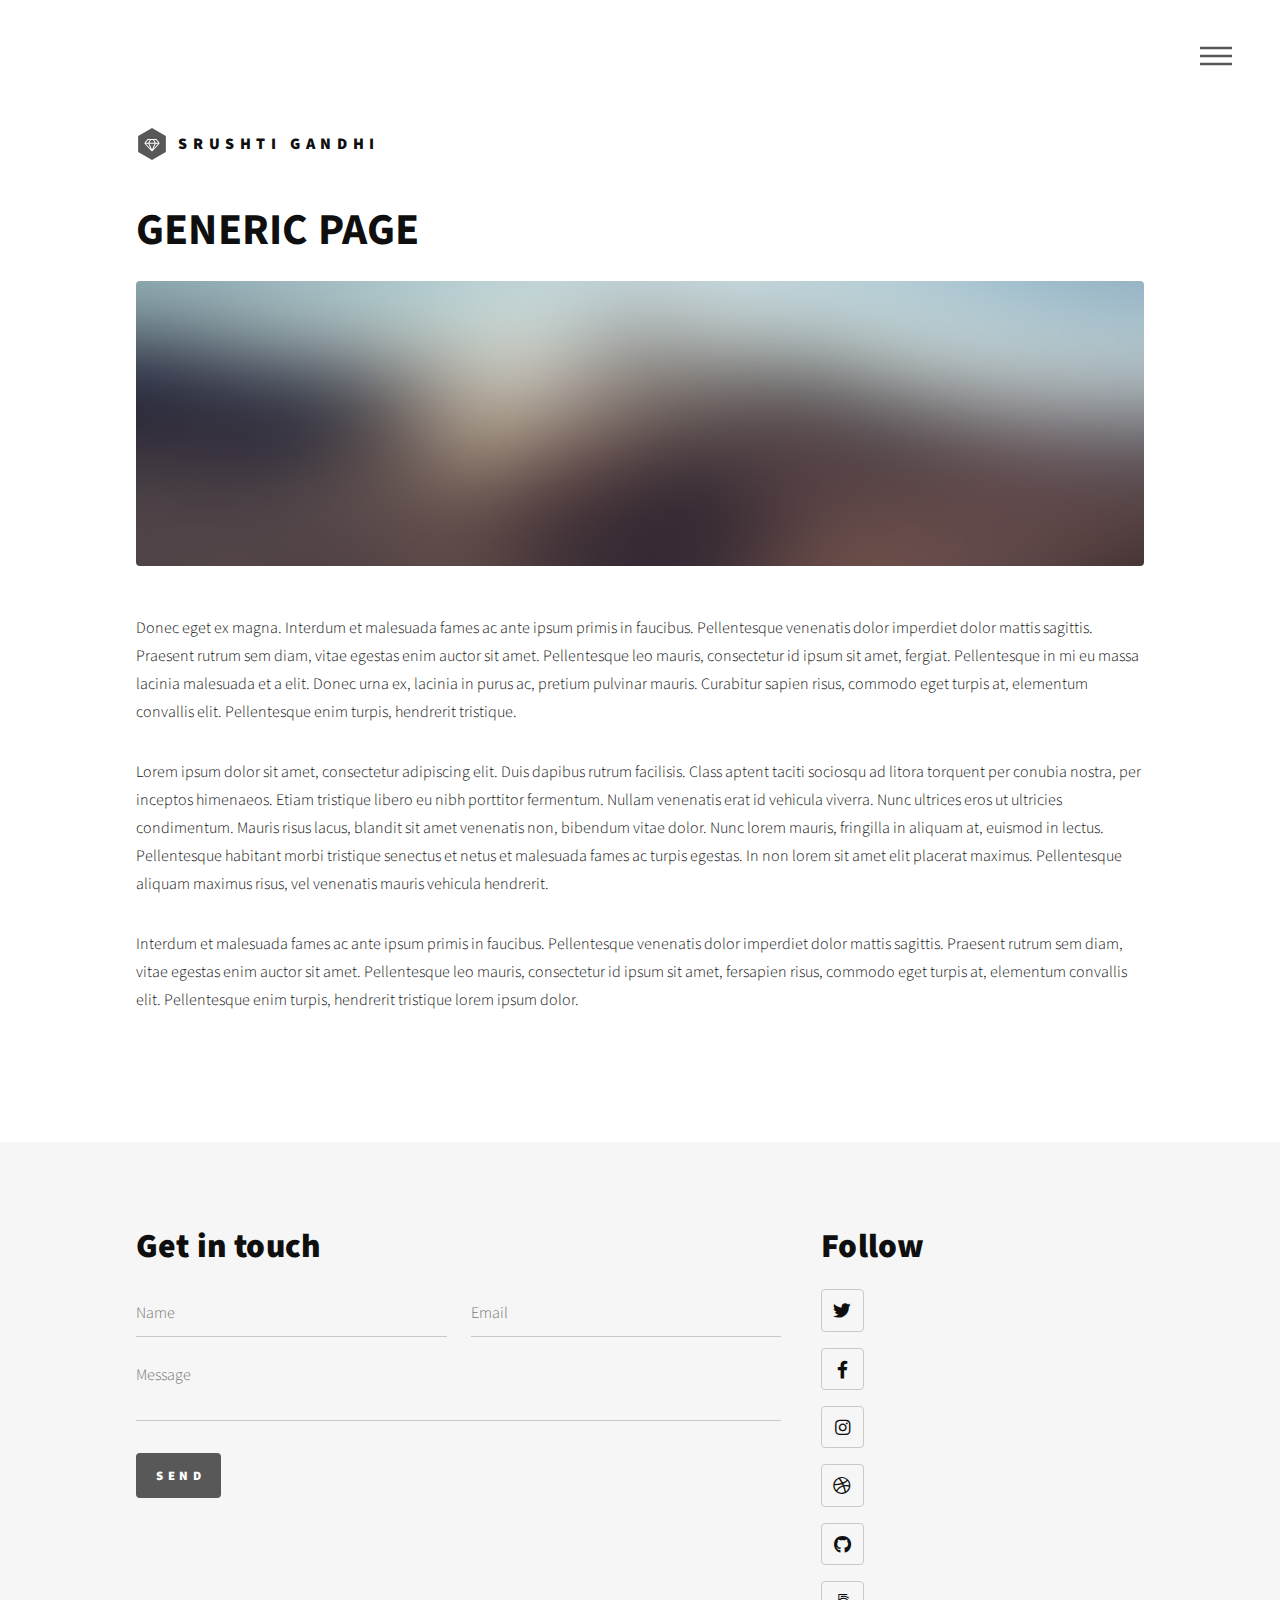
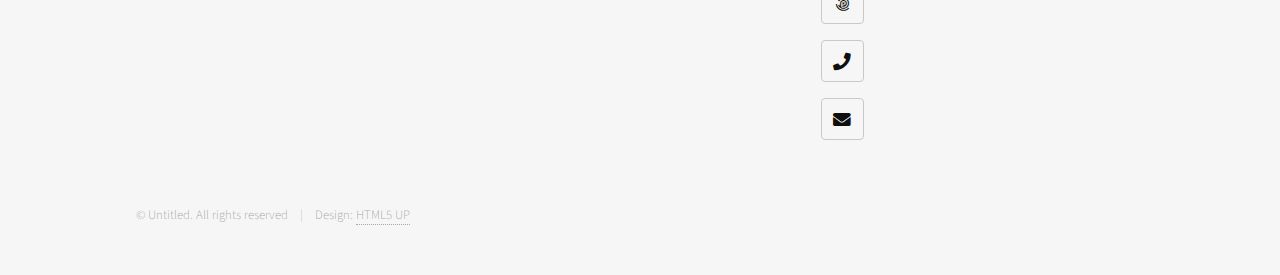
<file: generic.html>
<!DOCTYPE HTML>
<!--
	Phantom by HTML5 UP
	html5up.net | @ajlkn
	Free for personal and commercial use under the CCA 3.0 license (html5up.net/license)
-->
<html>
	<head>
		<title>Generic - Phantom by HTML5 UP</title>
		<meta charset="utf-8" />
		<meta name="viewport" content="width=device-width, initial-scale=1, user-scalable=no" />
		<link rel="stylesheet" href="assets/css/main.css" />
		<noscript><link rel="stylesheet" href="assets/css/noscript.css" /></noscript>
	</head>
	<body class="is-preload">
		<!-- Wrapper -->
			<div id="wrapper">

				<!-- Header -->
					<header id="header">
						<div class="inner">

							<!-- Logo -->
								<a href="index.html" class="logo">
									<span class="symbol"><img src="images/logo.svg" alt="" /></span><span class="title">Srushti Gandhi</span>
								</a>

							<!-- Nav -->
								<nav>
									<ul>
										<li><a href="#menu">Menu</a></li>
									</ul>
								</nav>

						</div>
					</header>

				<!-- Menu -->
					<nav id="menu">
						<h2>Menu</h2>
						<ul>
							<li><a href="index.html">Home</a></li>
							<li><a href="generic.html">About Me</a></li>
							<li><a href="generic.html">Power BI</a></li>
							<li><a href="generic.html">Tableau</a></li>
							<li><a href="elements.html">Covid 19 Data Analysis</a></li>
						</ul>
					</nav>

				<!-- Main -->
					<div id="main">
						<div class="inner">
							<h1>Generic Page</h1>
							<span class="image main"><img src="images/pic13.jpg" alt="" /></span>
							<p>Donec eget ex magna. Interdum et malesuada fames ac ante ipsum primis in faucibus. Pellentesque venenatis dolor imperdiet dolor mattis sagittis. Praesent rutrum sem diam, vitae egestas enim auctor sit amet. Pellentesque leo mauris, consectetur id ipsum sit amet, fergiat. Pellentesque in mi eu massa lacinia malesuada et a elit. Donec urna ex, lacinia in purus ac, pretium pulvinar mauris. Curabitur sapien risus, commodo eget turpis at, elementum convallis elit. Pellentesque enim turpis, hendrerit tristique.</p>
							<p>Lorem ipsum dolor sit amet, consectetur adipiscing elit. Duis dapibus rutrum facilisis. Class aptent taciti sociosqu ad litora torquent per conubia nostra, per inceptos himenaeos. Etiam tristique libero eu nibh porttitor fermentum. Nullam venenatis erat id vehicula viverra. Nunc ultrices eros ut ultricies condimentum. Mauris risus lacus, blandit sit amet venenatis non, bibendum vitae dolor. Nunc lorem mauris, fringilla in aliquam at, euismod in lectus. Pellentesque habitant morbi tristique senectus et netus et malesuada fames ac turpis egestas. In non lorem sit amet elit placerat maximus. Pellentesque aliquam maximus risus, vel venenatis mauris vehicula hendrerit.</p>
							<p>Interdum et malesuada fames ac ante ipsum primis in faucibus. Pellentesque venenatis dolor imperdiet dolor mattis sagittis. Praesent rutrum sem diam, vitae egestas enim auctor sit amet. Pellentesque leo mauris, consectetur id ipsum sit amet, fersapien risus, commodo eget turpis at, elementum convallis elit. Pellentesque enim turpis, hendrerit tristique lorem ipsum dolor.</p>
						</div>
					</div>

				<!-- Footer -->
					<footer id="footer">
						<div class="inner">
							<section>
								<h2>Get in touch</h2>
								<form method="post" action="#">
									<div class="fields">
										<div class="field half">
											<input type="text" name="name" id="name" placeholder="Name" />
										</div>
										<div class="field half">
											<input type="email" name="email" id="email" placeholder="Email" />
										</div>
										<div class="field">
											<textarea name="message" id="message" placeholder="Message"></textarea>
										</div>
									</div>
									<ul class="actions">
										<li><input type="submit" value="Send" class="primary" /></li>
									</ul>
								</form>
							</section>
							<section>
								<h2>Follow</h2>
								<ul class="icons">
									<li><a href="#" class="icon brands style2 fa-twitter"><span class="label">Twitter</span></a></li>
									<li><a href="#" class="icon brands style2 fa-facebook-f"><span class="label">Facebook</span></a></li>
									<li><a href="#" class="icon brands style2 fa-instagram"><span class="label">Instagram</span></a></li>
									<li><a href="#" class="icon brands style2 fa-dribbble"><span class="label">Dribbble</span></a></li>
									<li><a href="#" class="icon brands style2 fa-github"><span class="label">GitHub</span></a></li>
									<li><a href="#" class="icon brands style2 fa-500px"><span class="label">500px</span></a></li>
									<li><a href="#" class="icon solid style2 fa-phone"><span class="label">Phone</span></a></li>
									<li><a href="#" class="icon solid style2 fa-envelope"><span class="label">Email</span></a></li>
								</ul>
							</section>
							<ul class="copyright">
								<li>&copy; Untitled. All rights reserved</li><li>Design: <a href="http://html5up.net">HTML5 UP</a></li>
							</ul>
						</div>
					</footer>

			</div>

		<!-- Scripts -->
			<script src="assets/js/jquery.min.js"></script>
			<script src="assets/js/browser.min.js"></script>
			<script src="assets/js/breakpoints.min.js"></script>
			<script src="assets/js/util.js"></script>
			<script src="assets/js/main.js"></script>

	</body>
</html>
</file>
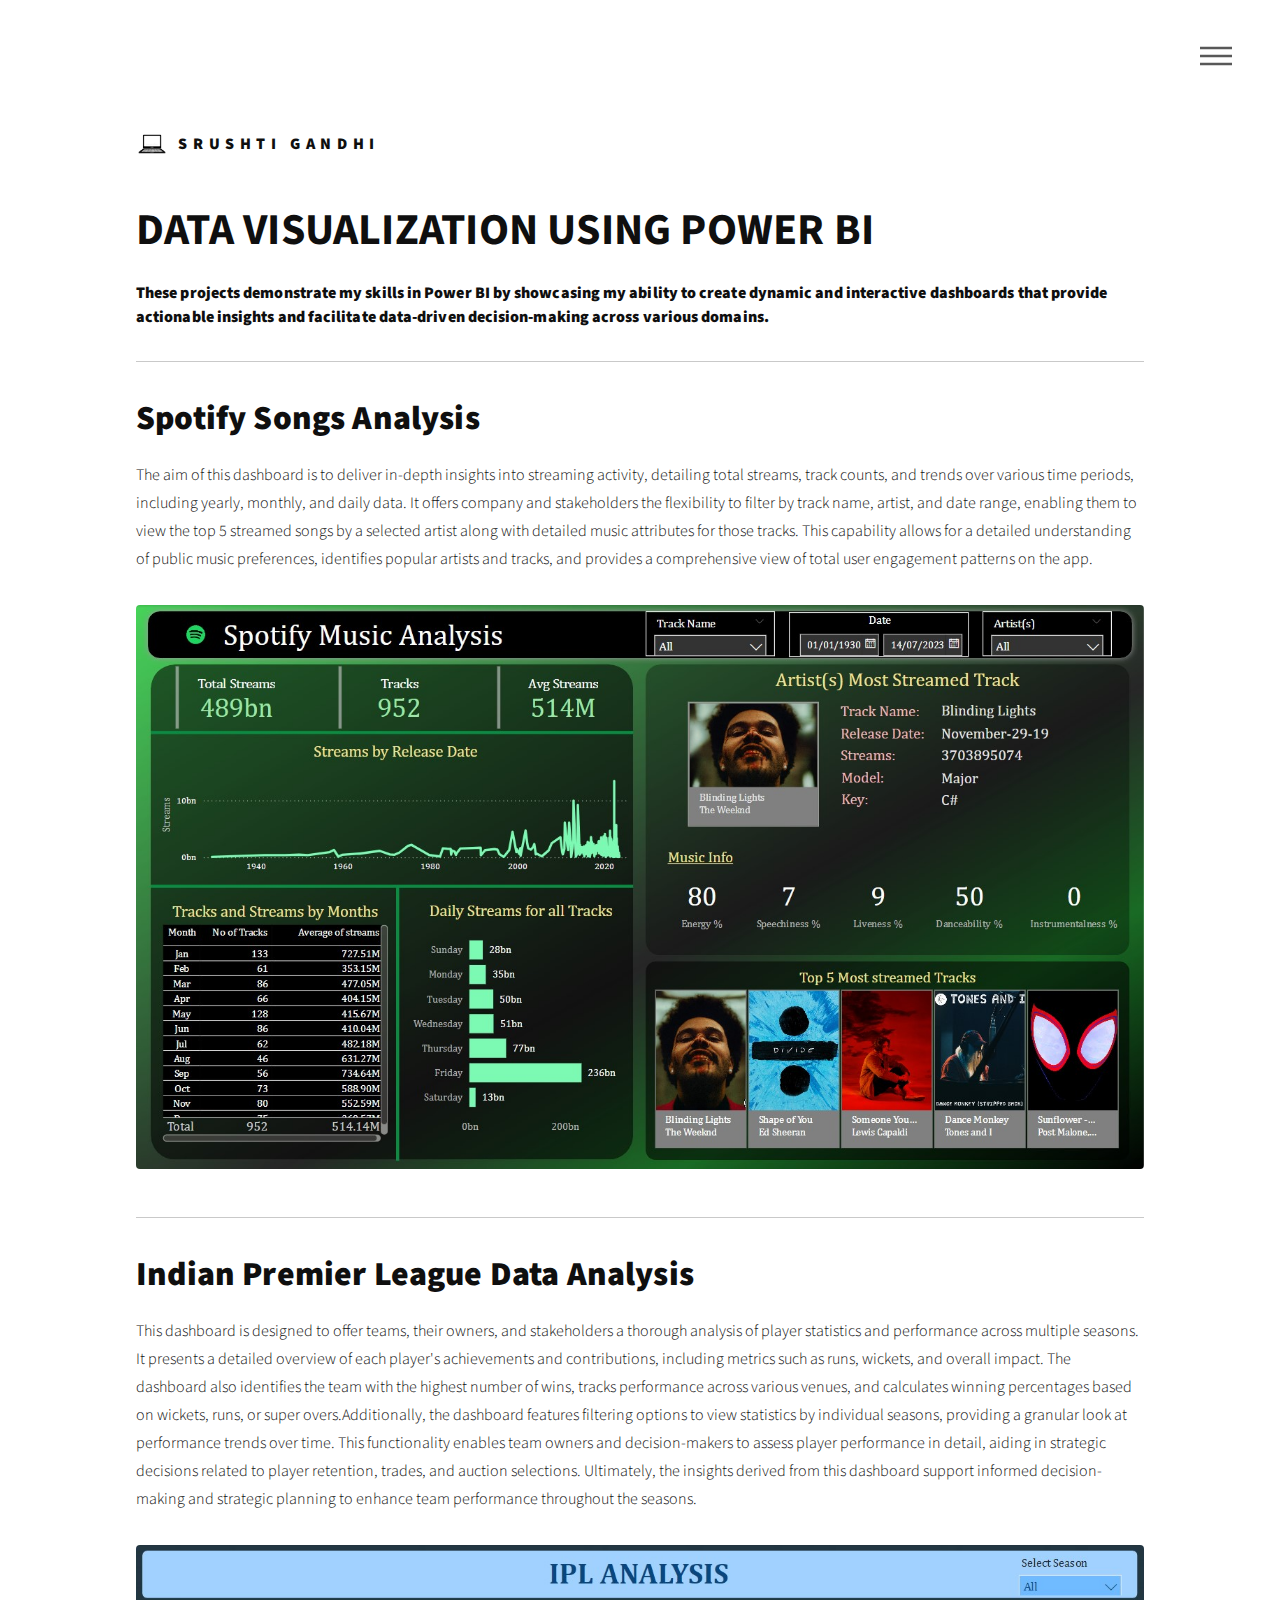
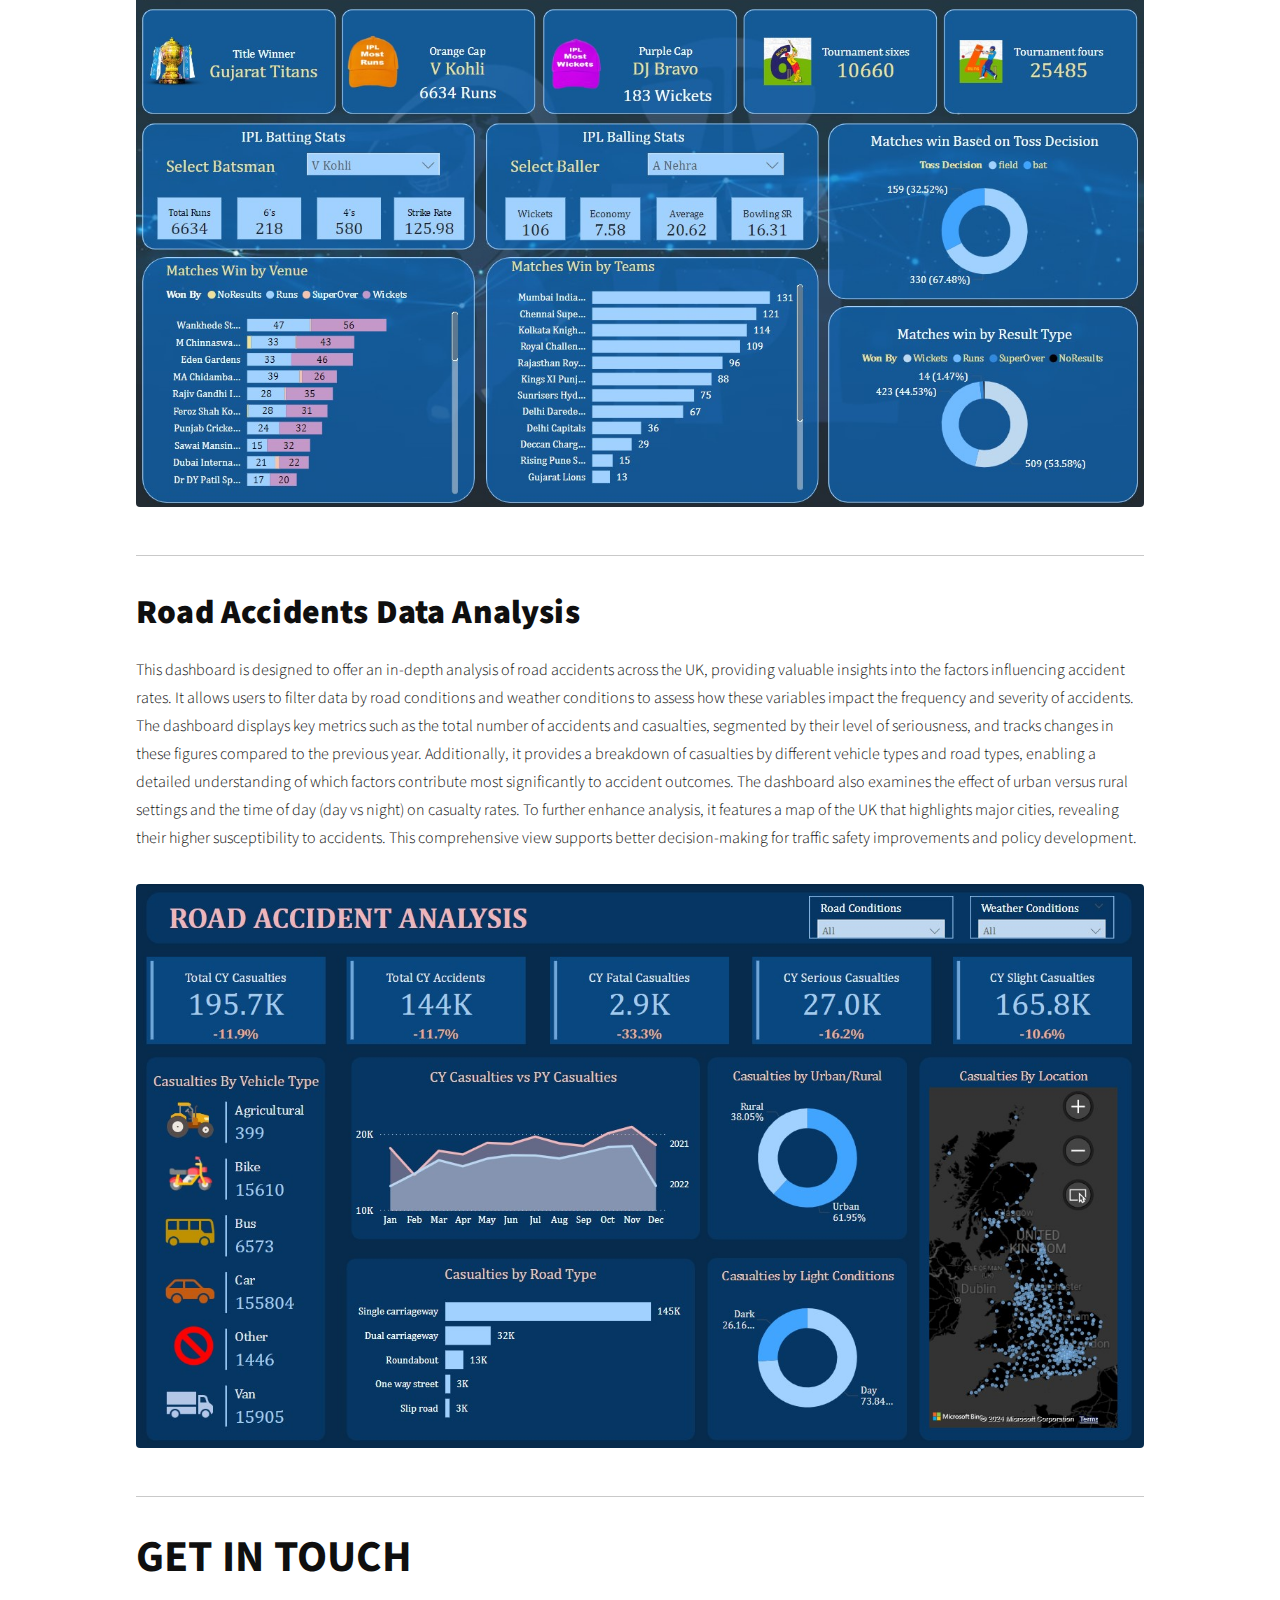
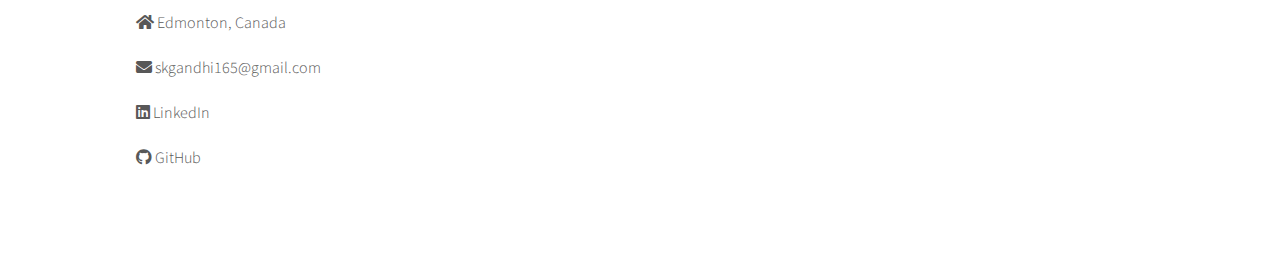
<file: powerbi.html>
<!DOCTYPE HTML>
<!--
	Phantom by HTML5 UP
	html5up.net | @ajlkn
	Free for personal and commercial use under the CCA 3.0 license (html5up.net/license)
-->
<html>
	<head>
		<title>Generic - Phantom by HTML5 UP</title>
		<meta charset="utf-8" />
		<meta name="viewport" content="width=device-width, initial-scale=1, user-scalable=no" />
		<link rel="stylesheet" href="assets/css/main.css" />
		<noscript><link rel="stylesheet" href="assets/css/noscript.css" /></noscript>
	</head>
	<body class="is-preload">
		<!-- Wrapper -->
			<div id="wrapper">

				<!-- Header -->
					<header id="header">
						<div class="inner">

							<!-- Logo -->
								<a href="index.html" class="logo">
									<span class="symbol"><img src="images/laptop.jpg" alt="" /></span><span class="title">Srushti Gandhi</span>
								</a>

							<!-- Nav -->
								<nav>
									<ul>
										<li><a href="#menu">Menu</a></li>
									</ul>
								</nav>

						</div>
					</header>

				<!-- Menu -->
					<nav id="menu">
						<h2>Menu</h2>
						<ul>
							<li><a href="index.html">Home</a></li>
                            <li><a href="aboutme.html">About Me</a></li>
                            <li><a href="sql.html">SQL</a></li>
							<li><a href="python.html">Python</a></li>
                            <li><a href="excel.html">Excel</a></li>
							<li><a href="powerbi.html">Power BI</a></li>
							<li><a href="tableau.html">Tableau</a></li>
							
						</ul>
					</nav>

				<!-- Main -->
					<div id="main">
						<div class="inner">
							<h1>Data Visualization using Power BI</h1>
                            <h3>These projects demonstrate my skills in Power BI by showcasing my ability to create dynamic and interactive dashboards that provide actionable insights and facilitate data-driven decision-making across various domains.</h3>
							<hr>
                            <section>
                                
                                <h2>Spotify Songs Analysis</h2>
                                
							    <p>The aim of this dashboard is to deliver in-depth insights into streaming activity, detailing total streams, track counts, and trends over various time periods, including yearly, monthly, and daily data. It offers company and stakeholders the flexibility to filter by track name, artist, and date range, enabling them to view the top 5 streamed songs by a selected artist along with detailed music attributes for those tracks. This capability allows for a detailed understanding of public music preferences, identifies popular artists and tracks, and provides a comprehensive view of total user engagement patterns on the app.</p>
								<span class="image main"><img src="images/spotify.jpg" alt="" /></span>
                     
                                <hr>

                            </section>

                            <section>
                                
                                <h2>Indian Premier League Data Analysis</h2>
                                
							    <p>This dashboard is designed to offer teams, their owners, and stakeholders a thorough analysis of player statistics and performance across multiple seasons. It presents a detailed overview of each player's achievements and contributions, including metrics such as runs, wickets, and overall impact. The dashboard also identifies the team with the highest number of wins, tracks performance across various venues, and calculates winning percentages based on wickets, runs, or super overs.Additionally, the dashboard features filtering options to view statistics by individual seasons, providing a granular look at performance trends over time. This functionality enables team owners and decision-makers to assess player performance in detail, aiding in strategic decisions related to player retention, trades, and auction selections. Ultimately, the insights derived from this dashboard support informed decision-making and strategic planning to enhance team performance throughout the seasons.</p>
								<span class="image main"><img src="images/ipl.jpg" alt="" /></span>
                                
                                <hr>

                            </section>

                            <section>
                                
                                <h2>Road Accidents Data Analysis</h2>
                                
							    <p>This dashboard is designed to offer an in-depth analysis of road accidents across the UK, providing valuable insights into the factors influencing accident rates. It allows users to filter data by road conditions and weather conditions to assess how these variables impact the frequency and severity of accidents. The dashboard displays key metrics such as the total number of accidents and casualties, segmented by their level of seriousness, and tracks changes in these figures compared to the previous year. Additionally, it provides a breakdown of casualties by different vehicle types and road types, enabling a detailed understanding of which factors contribute most significantly to accident outcomes. The dashboard also examines the effect of urban versus rural settings and the time of day (day vs night) on casualty rates. To further enhance analysis, it features a map of the UK that highlights major cities, revealing their higher susceptibility to accidents. This comprehensive view supports better decision-making for traffic safety improvements and policy development.</p>
								<span class="image main"><img src="images/road.jpg" alt="" /></span>
                                <hr>
                                

                            </section>

                            <section>
								<h1>Get In Touch</h1>
								<ul class="icons">

                                    <li><a href="#" class="icon solid style1 fa-home"><span > Edmonton, Canada</span></a></li>
  
                                    <li><a href="#" class="icon solid style1 fa-envelope"><span > skgandhi165@gmail.com</span></a></li>
                                  
                                    <li><a href="https://www.linkedin.com/in/srushti-gandhi-7142571a3/" class="icon brands style1 fa-linkedin"><span > LinkedIn</span></a></li>                                  
                                    
                                    <li><a href="https://github.com/skgandhi165/Data-Analytics" class="icon brands style1 fa-github"><span> GitHub</span></a></li>

                                    <!--<li><a href="#" class="icon solid style2 fa-phone"><span class="label">Phone</span></a></li>-->
                                    
                                    
									
								</ul>
							</section>
                        </div>
					</div>
			</div>

		<!-- Scripts -->
			<script src="assets/js/jquery.min.js"></script>
			<script src="assets/js/browser.min.js"></script>
			<script src="assets/js/breakpoints.min.js"></script>
			<script src="assets/js/util.js"></script>
			<script src="assets/js/main.js"></script>

	</body>
</html>
</file>
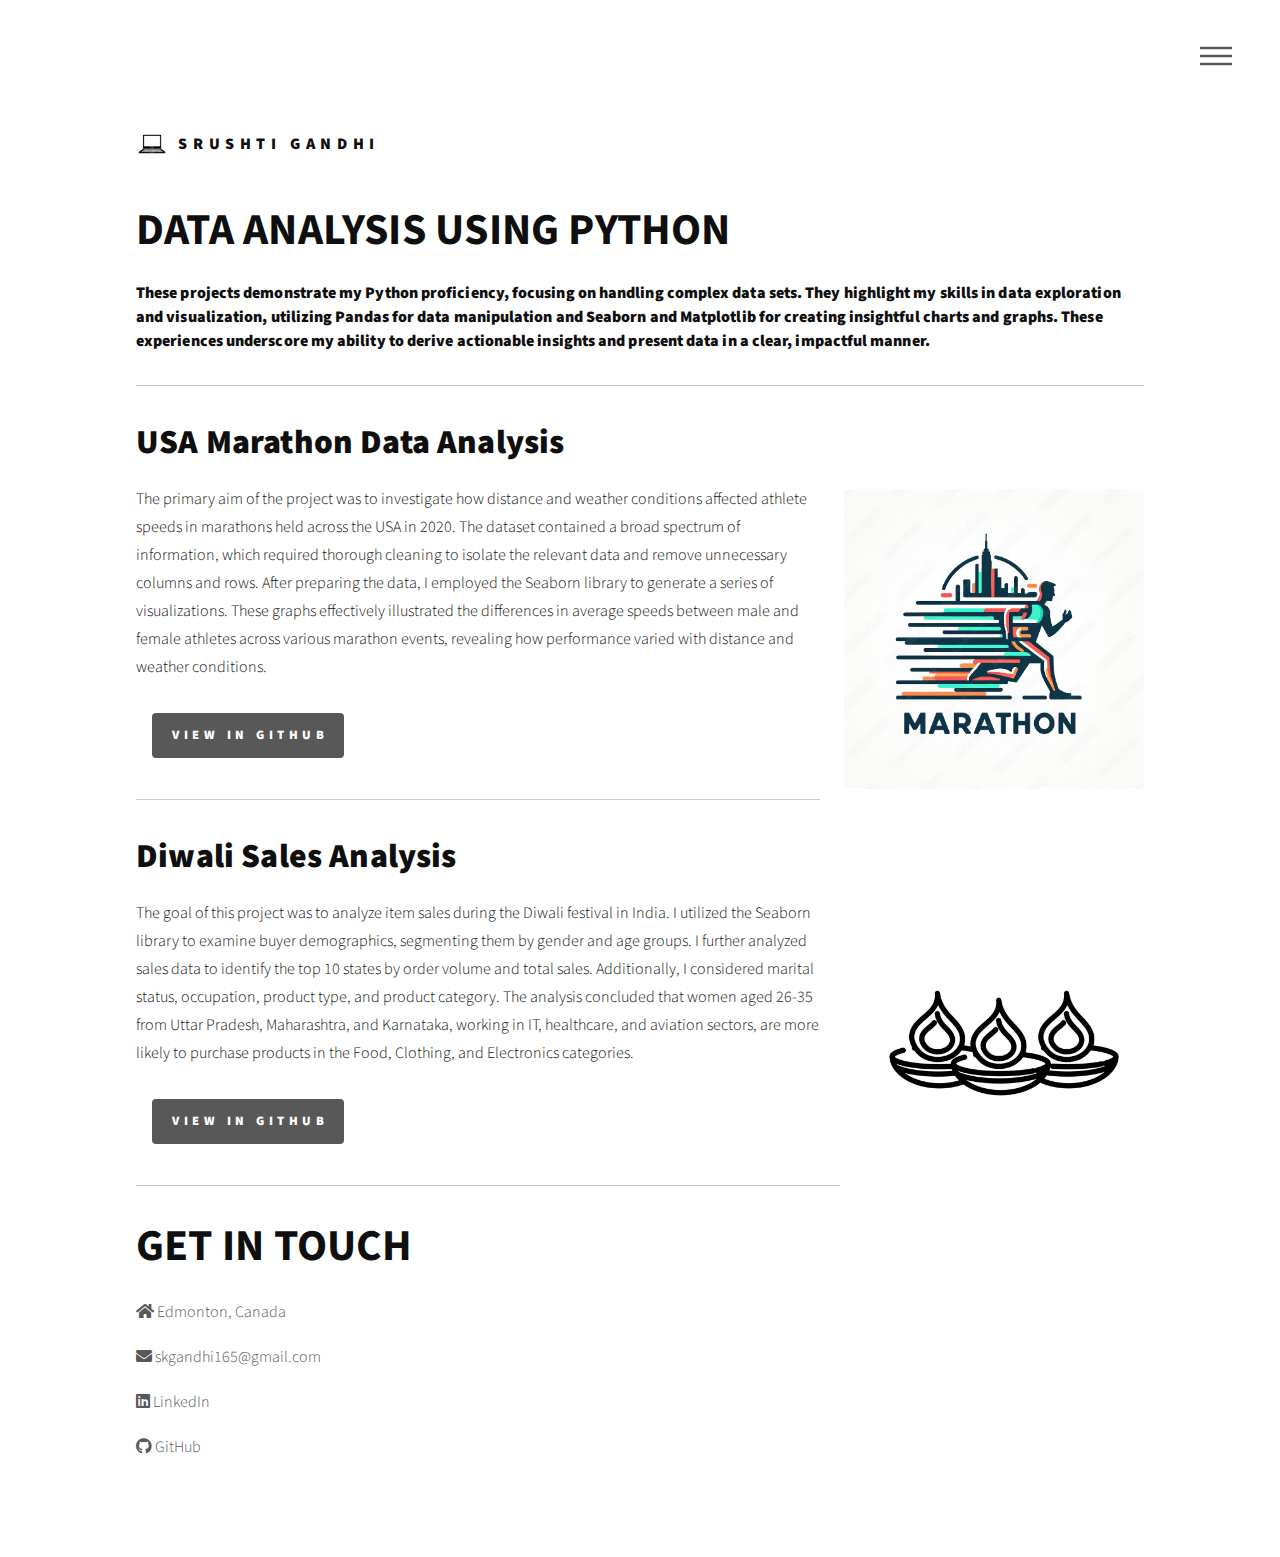
<file: python.html>
<!DOCTYPE HTML>
<!--
	Phantom by HTML5 UP
	html5up.net | @ajlkn
	Free for personal and commercial use under the CCA 3.0 license (html5up.net/license)
-->
<html>
	<head>
		<title>Generic - Phantom by HTML5 UP</title>
		<meta charset="utf-8" />
		<meta name="viewport" content="width=device-width, initial-scale=1, user-scalable=no" />
		<link rel="stylesheet" href="assets/css/main.css" />
		<noscript><link rel="stylesheet" href="assets/css/noscript.css" /></noscript>
	</head>
	<body class="is-preload">
		<!-- Wrapper -->
			<div id="wrapper">

				<!-- Header -->
					<header id="header">
						<div class="inner">

							<!-- Logo -->
								<a href="index.html" class="logo">
									<span class="symbol"><img src="images/laptop.jpg" alt="" /></span><span class="title">Srushti Gandhi</span>
								</a>

							<!-- Nav -->
								<nav>
									<ul>
										<li><a href="#menu">Menu</a></li>
									</ul>
								</nav>

						</div>
					</header>

				<!-- Menu -->
					<nav id="menu">
						<h2>Menu</h2>
						<ul>
							<li><a href="index.html">Home</a></li>
                            <li><a href="aboutme.html">About Me</a></li>
                            <li><a href="sql.html">SQL</a></li>
							<li><a href="python.html">Python</a></li>
                            <li><a href="excel.html">Excel</a></li>
							<li><a href="powerbi.html">Power BI</a></li>
							<li><a href="tableau.html">Tableau</a></li>	
						</ul>
					</nav>

				<!-- Main -->
					<div id="main">
						<div class="inner">
							<h1>Data Analysis using Python</h1>
                            <h3>These projects demonstrate my Python proficiency, focusing on handling complex data sets. They highlight my skills in data exploration and visualization, utilizing Pandas for data manipulation and Seaborn and Matplotlib for creating insightful charts and graphs. These experiences underscore my ability to derive actionable insights and present data in a clear, impactful manner.</h3>
							<hr>
                            <section>
                                
                                <h2>USA Marathon Data Analysis</h2>
                                <p><span class="image right"><img src="images/marathon.jpg" height="300" width="300" alt="" /></span>The primary aim of the project was to investigate how distance and weather conditions affected athlete speeds in marathons held across the USA in 2020. The dataset contained a broad spectrum of information, which required thorough cleaning to isolate the relevant data and remove unnecessary columns and rows. After preparing the data, I employed the Seaborn library to generate a series of visualizations. These graphs effectively illustrated the differences in average speeds between male and female athletes across various marathon events, revealing how performance varied with distance and weather conditions.</p>
									
                                <ul class="actions">
                                    <li><a href="https://github.com/skgandhi165/Data-Analytics/blob/main/Marathon_Data_Analysis.ipynb" class="button primary">View in GitHub</a></li>
                                </ul>
                                <hr>

                            </section>

                            <section>
                                
                                <h2>Diwali Sales Analysis</h2>
                                <p><span class="image right"><img src="images/diwali.jpg" height="280" width="280" alt="" /></span>The goal of this project was to analyze item sales during the Diwali festival in India. I utilized the Seaborn library to examine buyer demographics, segmenting them by gender and age groups. I further analyzed sales data to identify the top 10 states by order volume and total sales. Additionally, I considered marital status, occupation, product type, and product category. The analysis concluded that women aged 26-35 from Uttar Pradesh, Maharashtra, and Karnataka, working in IT, healthcare, and aviation sectors, are more likely to purchase products in the Food, Clothing, and Electronics categories.</p>
                                <ul class="actions">
                                    <li><a href="https://github.com/skgandhi165/Data-Analytics/blob/main/Diwali_Sales_Analysis.ipynb" class="button primary">View in GitHub</a></li>
                                </ul>
                                <hr>

                            </section>

                            <section>
								<h1>Get In Touch</h1>
								<ul class="icons">

                                    <li><a href="#" class="icon solid style1 fa-home"><span > Edmonton, Canada</span></a></li>
                              
                                    <li><a href="#" class="icon solid style1 fa-envelope"><span > skgandhi165@gmail.com</span></a></li>

                                    <li><a href="https://www.linkedin.com/in/srushti-gandhi-7142571a3/" class="icon brands style1 fa-linkedin"><span > LinkedIn</span></a></li>

                                    <li><a href="https://github.com/skgandhi165/Data-Analytics" class="icon brands style1 fa-github"><span> GitHub</span></a></li>

                                    <!--<li><a href="#" class="icon solid style2 fa-phone"><span class="label">Phone</span></a></li>-->
                                    
                                    
									
								</ul>
							</section>

                        </div>
					</div>

				

			</div>

		<!-- Scripts -->
			<script src="assets/js/jquery.min.js"></script>
			<script src="assets/js/browser.min.js"></script>
			<script src="assets/js/breakpoints.min.js"></script>
			<script src="assets/js/util.js"></script>
			<script src="assets/js/main.js"></script>

	</body>
</html>
</file>
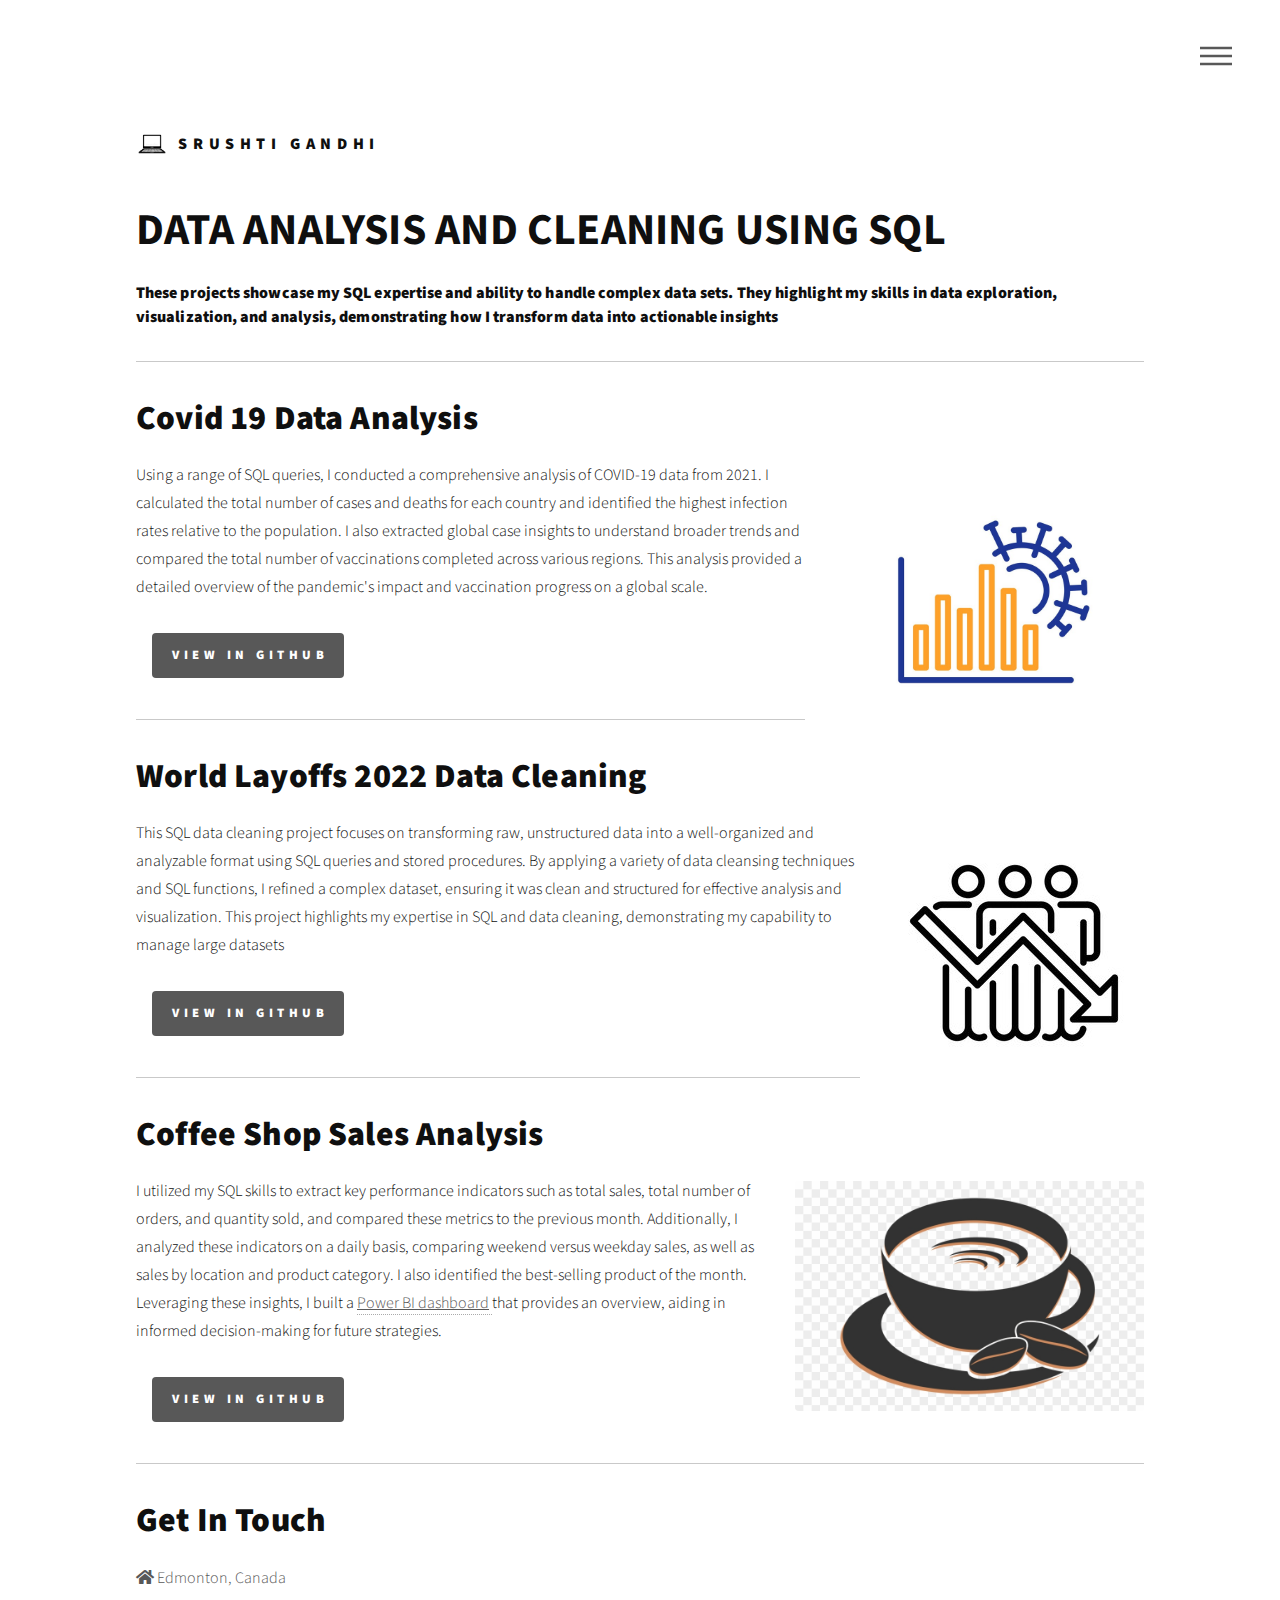
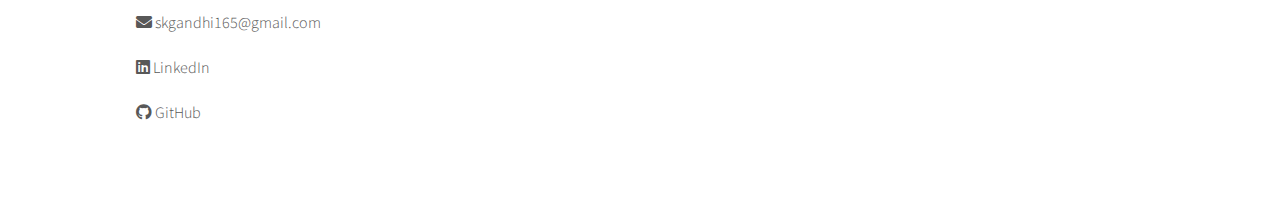
<file: sql.html>
<!DOCTYPE HTML>
<!--
	Phantom by HTML5 UP
	html5up.net | @ajlkn
	Free for personal and commercial use under the CCA 3.0 license (html5up.net/license)
-->
<html>
	<head>
		<title>Generic - Phantom by HTML5 UP</title>
		<meta charset="utf-8" />
		<meta name="viewport" content="width=device-width, initial-scale=1, user-scalable=no" />
		<link rel="stylesheet" href="assets/css/main.css" />
		<noscript><link rel="stylesheet" href="assets/css/noscript.css" /></noscript>
	</head>
	<body class="is-preload">
		<!-- Wrapper -->
			<div id="wrapper">

				<!-- Header -->
					<header id="header">
						<div class="inner">

							<!-- Logo -->
								<a href="index.html" class="logo">
									<span class="symbol"><img src="images/laptop.jpg" alt="" /></span><span class="title">Srushti Gandhi</span>
								</a>

							<!-- Nav -->
								<nav>
									<ul>
										<li><a href="#menu">Menu</a></li>
									</ul>
								</nav>

						</div>
					</header>

				<!-- Menu -->
					<nav id="menu">
						<h2>Menu</h2>
						<ul>
							<li><a href="index.html">Home</a></li>
                            <li><a href="aboutme.html">About Me</a></li>
                            <li><a href="sql.html">SQL</a></li>
							<li><a href="python.html">Python</a></li>
                            <li><a href="excel.html">Excel</a></li>
							<li><a href="powerbi.html">Power BI</a></li>
							<li><a href="tableau.html">Tableau</a></li>
							
						</ul>
					</nav>

				<!-- Main -->
					<div id="main">
						<div class="inner">
							<h1>Data Analysis and Cleaning using SQL</h1>
                            <h3>These projects showcase my SQL expertise and ability to handle complex data sets. They highlight my skills in data exploration, visualization, and analysis, demonstrating how I transform data into actionable insights</h3>
							<hr>
                            <section>
                                
                                <h2>Covid 19 Data Analysis</h2>
                                <p><span class="image right"><img src="images/covid.jpg" height="280" width="280" alt="" /></span>Using a range of SQL queries, I conducted a comprehensive analysis of COVID-19 data from 2021. I calculated the total number of cases and deaths for each country and identified the highest infection rates relative to the population. I also extracted global case insights to understand broader trends and compared the total number of vaccinations completed across various regions. This analysis provided a detailed overview of the pandemic's impact and vaccination progress on a global scale.<br/></p>                               
                                <ul class="actions">
                                    <li><a href="https://github.com/skgandhi165/Data-Analytics/blob/main/Covid_19_Data_Exploration.sql" class="button primary">View in GitHub</a></li>
                                </ul>
                                <hr>
                            </section>
                            

                            <section>
                                
                                <h2>World Layoffs 2022 Data Cleaning</h2>
                                <p><span class="image right"><img src="images/layoff.jpg" height= "260" width="260" alt="" /></span>This SQL data cleaning project focuses on transforming raw, unstructured data into a well-organized and analyzable format using SQL queries and stored procedures. By applying a variety of data cleansing techniques and SQL functions, I refined a complex dataset, ensuring it was clean and structured for effective analysis and visualization. This project highlights my expertise in SQL and data cleaning, demonstrating my capability to manage large datasets</p>
                                <ul class="actions">
                                    <li><a href="https://github.com/skgandhi165/Data-Analytics/blob/main/World_LayOffs_Data_Cleaning.sql" class="button primary">View in GitHub</a></li>
                                </ul>
                                <hr>

                            </section>

                            <section>
                                
                                <h2>Coffee Shop Sales Analysis</h2>
                                <p><span class="image right"><img src="images/cafe.jpg" height= "230" width="230" alt="" /></span>I utilized my SQL skills to extract key performance indicators such as total sales, total number of orders, and quantity sold, and compared these metrics to the previous month. Additionally, I analyzed these indicators on a daily basis, comparing weekend versus weekday sales, as well as sales by location and product category. I also identified the best-selling product of the month. Leveraging these insights, I built a <a href="https://github.com/skgandhi165/Data-Analytics/blob/main/Cafe%20Sales%20Analysis/Coffee_Shop_Analysis.pdf"><u>Power BI dashboard</u> </a>that provides an overview, aiding in informed decision-making for future strategies.</p>
									
                                <ul class="actions">
                                    <li><a href="https://github.com/skgandhi165/Data-Analytics/blob/main/Cafe%20Sales%20Analysis/Coffee_Sales_Data_Analysis.sql" class="button primary">View in GitHub</a></li>
                                </ul>
                                <hr>

                            </section>

                            <section>
								<h2>Get In Touch</h2>
								<ul class="icons">

                                    <li><a href="#" class="icon solid style1 fa-home"><span > Edmonton, Canada</span></a></li>

                                    <li><a href="#" class="icon solid style1 fa-envelope"><span > skgandhi165@gmail.com</span></a></li>

                                    <li><a href="https://www.linkedin.com/in/srushti-gandhi-7142571a3/" class="icon brands style1 fa-linkedin"><span > LinkedIn</span></a></li>
          
                                    <li><a href="https://github.com/skgandhi165/Data-Analytics" class="icon brands style1 fa-github"><span> GitHub</span></a></li>

                                    <!--<li><a href="#" class="icon solid style2 fa-phone"><span class="label">Phone</span></a></li>-->
                                    
                                    
									
								</ul>
							</section>


                        </div>
					</div>
			</div>

		<!-- Scripts -->
			<script src="assets/js/jquery.min.js"></script>
			<script src="assets/js/browser.min.js"></script>
			<script src="assets/js/breakpoints.min.js"></script>
			<script src="assets/js/util.js"></script>
			<script src="assets/js/main.js"></script>

	</body>
</html>
</file>
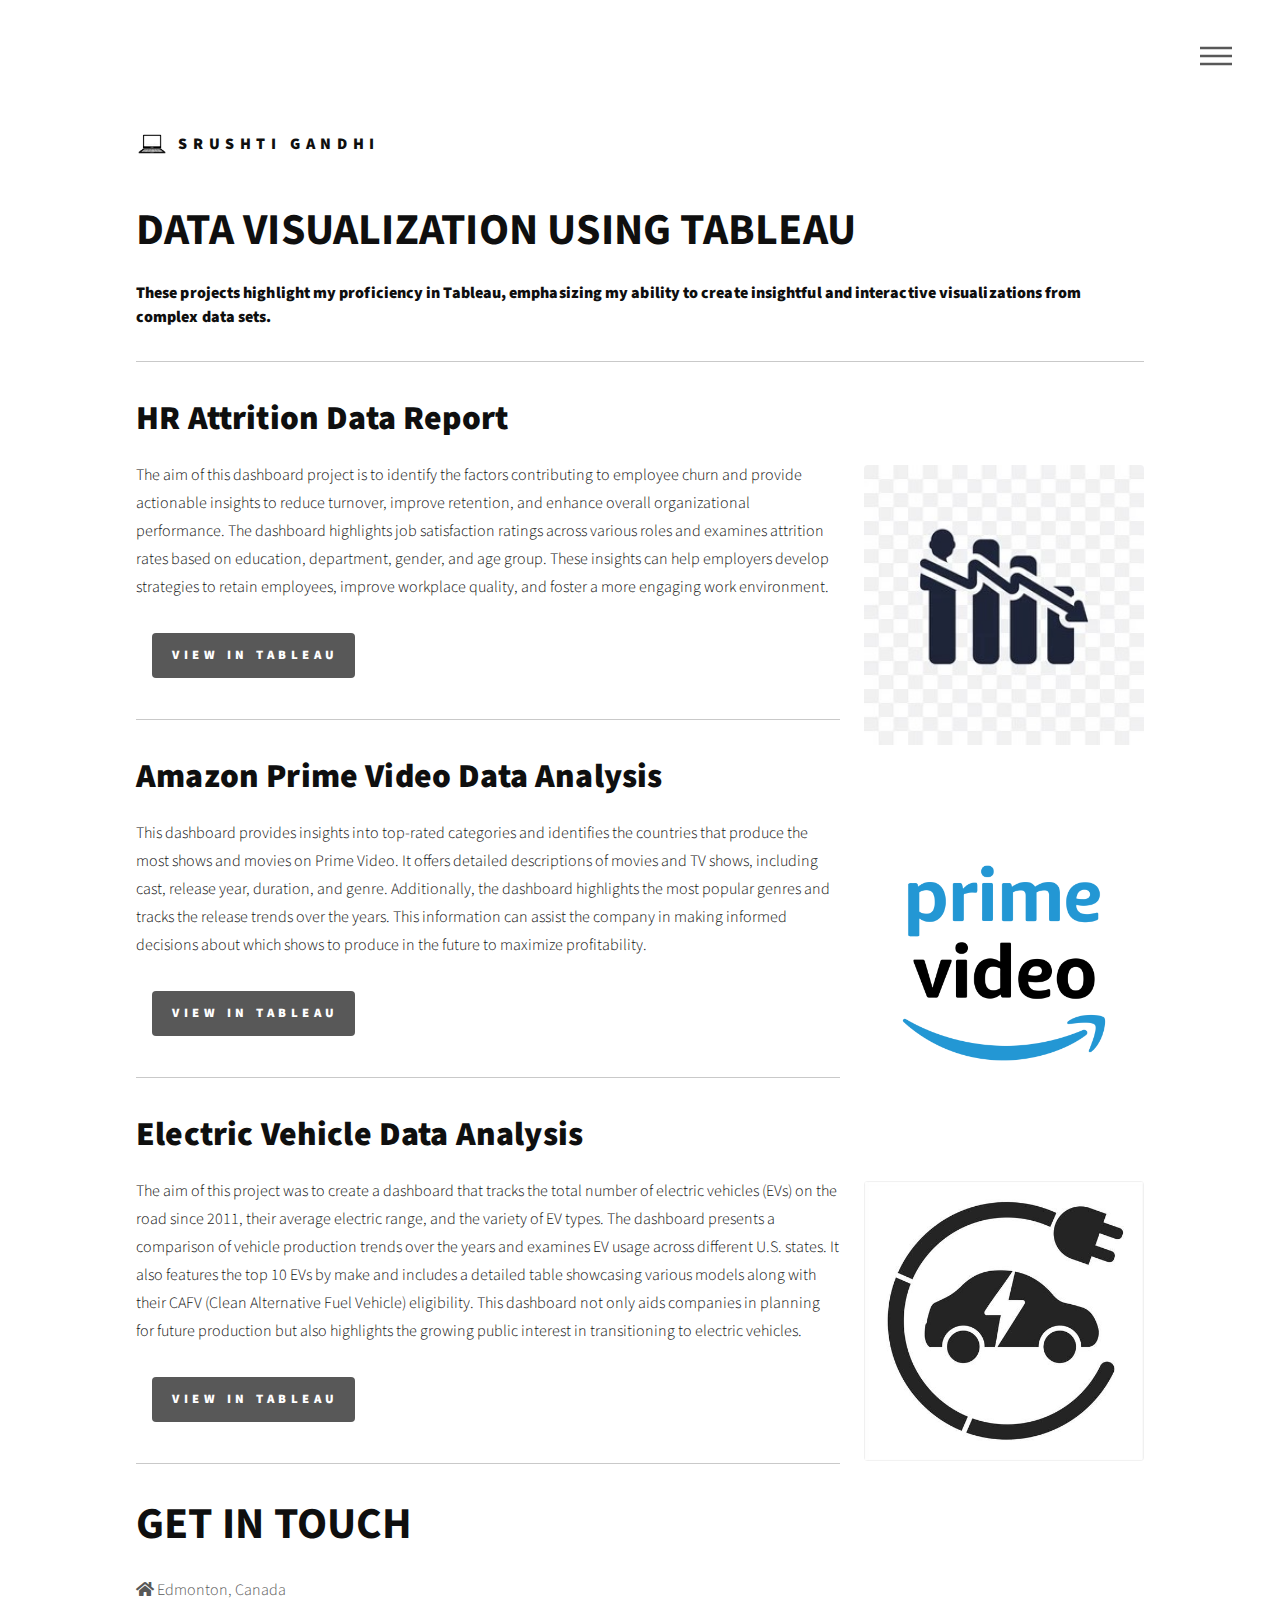
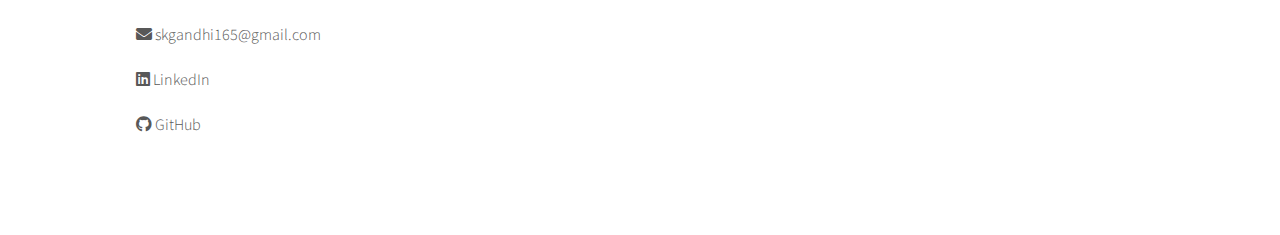
<file: tableau.html>
<!DOCTYPE HTML>
<!--
	Phantom by HTML5 UP
	html5up.net | @ajlkn
	Free for personal and commercial use under the CCA 3.0 license (html5up.net/license)
-->
<html>
	<head>
		<title>Generic - Phantom by HTML5 UP</title>
		<meta charset="utf-8" />
		<meta name="viewport" content="width=device-width, initial-scale=1, user-scalable=no" />
		<link rel="stylesheet" href="assets/css/main.css" />
		<noscript><link rel="stylesheet" href="assets/css/noscript.css" /></noscript>
	</head>
	<body class="is-preload">
		<!-- Wrapper -->
			<div id="wrapper">

				<!-- Header -->
					<header id="header">
						<div class="inner">

							<!-- Logo -->
								<a href="index.html" class="logo">
									<span class="symbol"><img src="images/laptop.jpg" alt="" /></span><span class="title">Srushti Gandhi</span>
								</a>

							<!-- Nav -->
								<nav>
									<ul>
										<li><a href="#menu">Menu</a></li>
									</ul>
								</nav>

						</div>
					</header>

				<!-- Menu -->
					<nav id="menu">
						<h2>Menu</h2>
						<ul>
							<li><a href="index.html">Home</a></li>
                            <li><a href="aboutme.html">About Me</a></li>
                            <li><a href="sql.html">SQL</a></li>
							<li><a href="python.html">Python</a></li>
                            <li><a href="excel.html">Excel</a></li>
							<li><a href="powerbi.html">Power BI</a></li>
							<li><a href="tableau.html">Tableau</a></li>
							
						</ul>
					</nav>

				<!-- Main -->
					<div id="main">
						<div class="inner">
							<h1>Data Visualization using Tableau</h1>
                            <h3>These projects highlight my proficiency in Tableau, emphasizing my ability to create insightful and interactive visualizations from complex data sets.</h3>
							<hr>

                            <section>
                                
                                <h2>HR Attrition Data Report</h2>
                                <p><span class="image right"><img src="images/hr.jpg" height="280" width="280" alt="" /></span>The aim of this dashboard project is to identify the factors contributing to employee churn and provide actionable insights to reduce turnover, improve retention, and enhance overall organizational performance. The dashboard highlights job satisfaction ratings across various roles and examines attrition rates based on education, department, gender, and age group. These insights can help employers develop strategies to retain employees, improve workplace quality, and foster a more engaging work environment.</p>
                                <ul class="actions">
                                    <li><a href="https://public.tableau.com/app/profile/srushti.gandhi/viz/HRAnalysis_17228812204080/HRAnalysis" class="button primary">View in Tableau</a></li>
                                </ul>
                                <hr>

                            </section>

                            <section>
                                
                                <h2>Amazon Prime Video Data Analysis</h2>
                                <p><span class="image right"><img src="images/prime.jpg" height="280" width="280" alt="" /></span>This dashboard provides insights into top-rated categories and identifies the countries that produce the most shows and movies on Prime Video. It offers detailed descriptions of movies and TV shows, including cast, release year, duration, and genre. Additionally, the dashboard highlights the most popular genres and tracks the release trends over the years. This information can assist the company in making informed decisions about which shows to produce in the future to maximize profitability.</p>
									
                                <ul class="actions">
                                    <li><a href="https://public.tableau.com/app/profile/srushti.gandhi/viz/PrimeVideoAnalysis_17228805401230/PrimeVideoAnalysis" class="button primary">View in Tableau</a></li>
                                </ul>
                                <hr>

                            </section>
                            
                            <section>
                                
                                <h2>Electric Vehicle Data Analysis</h2>
                                <p><span class="image right"><img src="images/ev.jpg" height="280" width="280" alt="" /></span>The aim of this project was to create a dashboard that tracks the total number of electric vehicles (EVs) on the road since 2011, their average electric range, and the variety of EV types. The dashboard presents a comparison of vehicle production trends over the years and examines EV usage across different U.S. states. It also features the top 10 EVs by make and includes a detailed table showcasing various models along with their CAFV (Clean Alternative Fuel Vehicle) eligibility. This dashboard not only aids companies in planning for future production but also highlights the growing public interest in transitioning to electric vehicles.</p>
									
                                <ul class="actions">
                                    <li><a href="https://public.tableau.com/app/profile/srushti.gandhi/viz/ElectricVehicleAnalysis_17228810205090/EVAnalysis" class="button primary">View in Tableau</a></li>
                                </ul>
                                <hr>

                            </section>

                            <section>
								<h1>Get In Touch</h1>
								<ul class="icons">

                                    <li><a href="#" class="icon solid style1 fa-home"><span > Edmonton, Canada</span></a></li>
                                  
                                    <li><a href="#" class="icon solid style1 fa-envelope"><span > skgandhi165@gmail.com</span></a></li>
                                    
                                    <li><a href="https://www.linkedin.com/in/srushti-gandhi-7142571a3/" class="icon brands style1 fa-linkedin"><span > LinkedIn</span></a></li>
                                  
                                    <li><a href="https://github.com/skgandhi165/Data-Analytics" class="icon brands style1 fa-github"><span> GitHub</span></a></li>

                                    <!--<li><a href="#" class="icon solid style2 fa-phone"><span class="label">Phone</span></a></li>-->
                              	
								</ul>
							</section>
                            
                        </div>
					</div>

			</div>

		<!-- Scripts -->
			<script src="assets/js/jquery.min.js"></script>
			<script src="assets/js/browser.min.js"></script>
			<script src="assets/js/breakpoints.min.js"></script>
			<script src="assets/js/util.js"></script>
			<script src="assets/js/main.js"></script>

	</body>
</html>
</file>
<file: assets/css/noscript.css>
/*
	Phantom by HTML5 UP
	html5up.net | @ajlkn
	Free for personal and commercial use under the CCA 3.0 license (html5up.net/license)
*/

/* Tiles */

	body.is-preload .tiles article {
		-moz-transform: none;
		-webkit-transform: none;
		-ms-transform: none;
		transform: none;
		opacity: 1;
	}
</file>
<file: assets/css/main.css>
@import url(fontawesome-all.min.css);
@import url("https://fonts.googleapis.com/css?family=Source+Sans+Pro:300,700,900");

/*
	Phantom by HTML5 UP
	html5up.net | @ajlkn
	Free for personal and commercial use under the CCA 3.0 license (html5up.net/license)
*/

html, body, div, span, applet, object,
iframe, h1, h2, h3, h4, h5, h6, p, blockquote,
pre, a, abbr, acronym, address, big, cite,
code, del, dfn, em, img, ins, kbd, q, s, samp,
small, strike, strong, sub, sup, tt, var, b,
u, i, center, dl, dt, dd, ol, ul, li, fieldset,
form, label, legend, table, caption, tbody,
tfoot, thead, tr, th, td, article, aside,
canvas, details, embed, figure, figcaption,
footer, header, hgroup, menu, nav, output, ruby,
section, summary, time, mark, audio, video {
	margin: 0;
	padding: 0;
	border: 0;
	font-size: 100%;
	font: inherit;
	vertical-align: baseline;}

article, aside, details, figcaption, figure,
footer, header, hgroup, menu, nav, section {
	display: block;}

body {
	line-height: 1;
}

ol, ul {
	list-style: none;
}

blockquote, q {
	quotes: none;
}

	blockquote:before, blockquote:after, q:before, q:after {
		content: '';
		content: none;
	}

table {
	border-collapse: collapse;
	border-spacing: 0;
}

body {
	-webkit-text-size-adjust: none;
}

mark {
	background-color: transparent;
	color: inherit;
}

input::-moz-focus-inner {
	border: 0;
	padding: 0;
}

input, select, textarea {
	-moz-appearance: none;
	-webkit-appearance: none;
	-ms-appearance: none;
	appearance: none;
}

/* Basic */

	@-ms-viewport {
		width: device-width;
	}

	body {
		-ms-overflow-style: scrollbar;
	}

	@media screen and (max-width: 480px) {

		html, body {
			min-width: 320px;
		}

	}

	html {
		box-sizing: border-box;
	}

	*, *:before, *:after {
		box-sizing: inherit;
	}

	body {
		background: #ffffff;
	}

		body.is-preload *, body.is-preload *:before, body.is-preload *:after {
			-moz-animation: none !important;
			-webkit-animation: none !important;
			-ms-animation: none !important;
			animation: none !important;
			-moz-transition: none !important;
			-webkit-transition: none !important;
			-ms-transition: none !important;
			transition: none !important;
		}

/* Type */

	body, input, select, textarea {
		color: #0f0f0f;
		font-family: "Source Sans Pro", Helvetica, sans-serif;
		font-size: 16pt;
		font-weight: 300;
		line-height: 1.75;
	}

		@media screen and (max-width: 1680px) {

			body, input, select, textarea {
				font-size: 14pt;
			}

		}

		@media screen and (max-width: 1280px) {

			body, input, select, textarea {
				font-size: 12pt;
			}

		}

	a {
		-moz-transition: border-bottom-color 0.2s ease, color 0.2s ease;
		-webkit-transition: border-bottom-color 0.2s ease, color 0.2s ease;
		-ms-transition: border-bottom-color 0.2s ease, color 0.2s ease;
		transition: border-bottom-color 0.2s ease, color 0.2s ease;
		text-decoration: none;
		color: #585858;
		border-bottom: dotted 1px rgba(88, 88, 88, 0.5);
	}

		a:hover {
			border-bottom-color: transparent;
			color: #f16888 !important;
		}

	strong, b {
		font-weight: 900;
	}

	em, i {
		font-style: italic;
	}

	p {
		margin: 0 0 2em 0;
	}

	h1 {
		font-size: 2.75em;
		font-weight: 700;
		line-height: 1.3;
		margin: 0 0 0.5em 0;
		text-transform: uppercase;
		letter-spacing: 0.005em;
	}

		h1 a {
			color: inherit;
		}

		@media screen and (max-width: 736px) {

			h1 {
				font-size: 2em;
				margin: 0 0 1em 0;
			}

		}

		@media screen and (max-width: 360px) {

			h1 {
				font-size: 1.75em;
			}

		}

	h2, h3, h4, h5, h6 {
		font-weight: 900;
		line-height: 1.5;
		margin: 0 0 0.5em 0;
		letter-spacing: 0.005em;
	}

		h2 a, h3 a, h4 a, h5 a, h6 a {
			color: inherit;
		}

	h2 {
		font-size: 2.1em;
	}

	h3 {
		font-size: 1em;
	}

	h4 {
		font-size: 0.8em;
	}

	h5 {
		font-size: 0.8em;
	}

	h6 {
		font-size: 0.8em;
	}

	@media screen and (max-width: 980px) {

		h1 br, h2 br, h3 br, h4 br, h5 br, h6 br {
			display: none;
		}

	}

	@media screen and (max-width: 736px) {

		h2 {
			font-size: 1em;
		}

		h3 {
			font-size: 0.8em;
		}

	}

	sub {
		font-size: 0.8em;
		position: relative;
		top: 0.5em;
	}

	sup {
		font-size: 0.8em;
		position: relative;
		top: -0.5em;
	}

	blockquote {
		border-left: solid 4px #c9c9c9;
		font-style: italic;
		margin: 0 0 2em 0;
		padding: 0.5em 0 0.5em 2em;
	}

	code {
		background: rgba(144, 144, 144, 0.075);
		border-radius: 4px;
		border: solid 1px #c9c9c9;
		font-family: "Courier New", monospace;
		font-size: 0.9em;
		margin: 0 0.25em;
		padding: 0.25em 0.65em;
	}

	pre {
		-webkit-overflow-scrolling: touch;
		font-family: "Courier New", monospace;
		font-size: 0.9em;
		margin: 0 0 2em 0;
	}

		pre code {
			display: block;
			line-height: 1.75;
			padding: 1em 1.5em;
			overflow-x: auto;
		}

	hr {
		border: 0;
		border-bottom: solid 1px #c9c9c9;
		margin: 2em 0;
	}

		hr.major {
			margin: 3em 0;
		}

	.align-left {
		text-align: left;
	}

	.align-center {
		text-align: center;
	}

	.align-right {
		text-align: right;
	}

/* Row */

	.row {
		display: flex;
		flex-wrap: wrap;
		box-sizing: border-box;
		align-items: stretch;
	}

		.row > * {
			box-sizing: border-box;
		}

		.row.gtr-uniform > * > :last-child {
			margin-bottom: 0;
		}

		.row.aln-left {
			justify-content: flex-start;
		}

		.row.aln-center {
			justify-content: center;
		}

		.row.aln-right {
			justify-content: flex-end;
		}

		.row.aln-top {
			align-items: flex-start;
		}

		.row.aln-middle {
			align-items: center;
		}

		.row.aln-bottom {
			align-items: flex-end;
		}

		.row > .imp {
			order: -1;
		}

		.row > .col-1 {
			width: 8.33333%;
		}

		.row > .off-1 {
			margin-left: 8.33333%;
		}

		.row > .col-2 {
			width: 16.66667%;
		}

		.row > .off-2 {
			margin-left: 16.66667%;
		}

		.row > .col-3 {
			width: 25%;
		}

		.row > .off-3 {
			margin-left: 25%;
		}

		.row > .col-4 {
			width: 33.33333%;
		}

		.row > .off-4 {
			margin-left: 33.33333%;
		}

		.row > .col-5 {
			width: 41.66667%;
		}

		.row > .off-5 {
			margin-left: 41.66667%;
		}

		.row > .col-6 {
			width: 50%;
		}

		.row > .off-6 {
			margin-left: 50%;
		}

		.row > .col-7 {
			width: 58.33333%;
		}

		.row > .off-7 {
			margin-left: 58.33333%;
		}

		.row > .col-8 {
			width: 66.66667%;
		}

		.row > .off-8 {
			margin-left: 66.66667%;
		}

		.row > .col-9 {
			width: 75%;
		}

		.row > .off-9 {
			margin-left: 75%;
		}

		.row > .col-10 {
			width: 83.33333%;
		}

		.row > .off-10 {
			margin-left: 83.33333%;
		}

		.row > .col-11 {
			width: 91.66667%;
		}

		.row > .off-11 {
			margin-left: 91.66667%;
		}

		.row > .col-12 {
			width: 100%;
		}

		.row > .off-12 {
			margin-left: 100%;
		}

		.row.gtr-0 {
			margin-top: 0;
			margin-left: 0em;
		}

			.row.gtr-0 > * {
				padding: 0 0 0 0em;
			}

			.row.gtr-0.gtr-uniform {
				margin-top: 0em;
			}

				.row.gtr-0.gtr-uniform > * {
					padding-top: 0em;
				}

		.row.gtr-25 {
			margin-top: 0;
			margin-left: -0.5em;
		}

			.row.gtr-25 > * {
				padding: 0 0 0 0.5em;
			}

			.row.gtr-25.gtr-uniform {
				margin-top: -0.5em;
			}

				.row.gtr-25.gtr-uniform > * {
					padding-top: 0.5em;
				}

		.row.gtr-50 {
			margin-top: 0;
			margin-left: -1em;
		}

			.row.gtr-50 > * {
				padding: 0 0 0 1em;
			}

			.row.gtr-50.gtr-uniform {
				margin-top: -1em;
			}

				.row.gtr-50.gtr-uniform > * {
					padding-top: 1em;
				}

		.row {
			margin-top: 0;
			margin-left: -2em;
		}

			.row > * {
				padding: 0 0 0 2em;
			}

			.row.gtr-uniform {
				margin-top: -2em;
			}

				.row.gtr-uniform > * {
					padding-top: 2em;
				}

		.row.gtr-150 {
			margin-top: 0;
			margin-left: -3em;
		}

			.row.gtr-150 > * {
				padding: 0 0 0 3em;
			}

			.row.gtr-150.gtr-uniform {
				margin-top: -3em;
			}

				.row.gtr-150.gtr-uniform > * {
					padding-top: 3em;
				}

		.row.gtr-200 {
			margin-top: 0;
			margin-left: -4em;
		}

			.row.gtr-200 > * {
				padding: 0 0 0 4em;
			}

			.row.gtr-200.gtr-uniform {
				margin-top: -4em;
			}

				.row.gtr-200.gtr-uniform > * {
					padding-top: 4em;
				}

		@media screen and (max-width: 1680px) {

			.row {
				display: flex;
				flex-wrap: wrap;
				box-sizing: border-box;
				align-items: stretch;
			}

				.row > * {
					box-sizing: border-box;
				}

				.row.gtr-uniform > * > :last-child {
					margin-bottom: 0;
				}

				.row.aln-left {
					justify-content: flex-start;
				}

				.row.aln-center {
					justify-content: center;
				}

				.row.aln-right {
					justify-content: flex-end;
				}

				.row.aln-top {
					align-items: flex-start;
				}

				.row.aln-middle {
					align-items: center;
				}

				.row.aln-bottom {
					align-items: flex-end;
				}

				.row > .imp-xlarge {
					order: -1;
				}

				.row > .col-1-xlarge {
					width: 8.33333%;
				}

				.row > .off-1-xlarge {
					margin-left: 8.33333%;
				}

				.row > .col-2-xlarge {
					width: 16.66667%;
				}

				.row > .off-2-xlarge {
					margin-left: 16.66667%;
				}

				.row > .col-3-xlarge {
					width: 25%;
				}

				.row > .off-3-xlarge {
					margin-left: 25%;
				}

				.row > .col-4-xlarge {
					width: 33.33333%;
				}

				.row > .off-4-xlarge {
					margin-left: 33.33333%;
				}

				.row > .col-5-xlarge {
					width: 41.66667%;
				}

				.row > .off-5-xlarge {
					margin-left: 41.66667%;
				}

				.row > .col-6-xlarge {
					width: 50%;
				}

				.row > .off-6-xlarge {
					margin-left: 50%;
				}

				.row > .col-7-xlarge {
					width: 58.33333%;
				}

				.row > .off-7-xlarge {
					margin-left: 58.33333%;
				}

				.row > .col-8-xlarge {
					width: 66.66667%;
				}

				.row > .off-8-xlarge {
					margin-left: 66.66667%;
				}

				.row > .col-9-xlarge {
					width: 75%;
				}

				.row > .off-9-xlarge {
					margin-left: 75%;
				}

				.row > .col-10-xlarge {
					width: 83.33333%;
				}

				.row > .off-10-xlarge {
					margin-left: 83.33333%;
				}

				.row > .col-11-xlarge {
					width: 91.66667%;
				}

				.row > .off-11-xlarge {
					margin-left: 91.66667%;
				}

				.row > .col-12-xlarge {
					width: 100%;
				}

				.row > .off-12-xlarge {
					margin-left: 100%;
				}

				.row.gtr-0 {
					margin-top: 0;
					margin-left: 0em;
				}

					.row.gtr-0 > * {
						padding: 0 0 0 0em;
					}

					.row.gtr-0.gtr-uniform {
						margin-top: 0em;
					}

						.row.gtr-0.gtr-uniform > * {
							padding-top: 0em;
						}

				.row.gtr-25 {
					margin-top: 0;
					margin-left: -0.5em;
				}

					.row.gtr-25 > * {
						padding: 0 0 0 0.5em;
					}

					.row.gtr-25.gtr-uniform {
						margin-top: -0.5em;
					}

						.row.gtr-25.gtr-uniform > * {
							padding-top: 0.5em;
						}

				.row.gtr-50 {
					margin-top: 0;
					margin-left: -1em;
				}

					.row.gtr-50 > * {
						padding: 0 0 0 1em;
					}

					.row.gtr-50.gtr-uniform {
						margin-top: -1em;
					}

						.row.gtr-50.gtr-uniform > * {
							padding-top: 1em;
						}

				.row {
					margin-top: 0;
					margin-left: -2em;
				}

					.row > * {
						padding: 0 0 0 2em;
					}

					.row.gtr-uniform {
						margin-top: -2em;
					}

						.row.gtr-uniform > * {
							padding-top: 2em;
						}

				.row.gtr-150 {
					margin-top: 0;
					margin-left: -3em;
				}

					.row.gtr-150 > * {
						padding: 0 0 0 3em;
					}

					.row.gtr-150.gtr-uniform {
						margin-top: -3em;
					}

						.row.gtr-150.gtr-uniform > * {
							padding-top: 3em;
						}

				.row.gtr-200 {
					margin-top: 0;
					margin-left: -4em;
				}

					.row.gtr-200 > * {
						padding: 0 0 0 4em;
					}

					.row.gtr-200.gtr-uniform {
						margin-top: -4em;
					}

						.row.gtr-200.gtr-uniform > * {
							padding-top: 4em;
						}

		}

		@media screen and (max-width: 1280px) {

			.row {
				display: flex;
				flex-wrap: wrap;
				box-sizing: border-box;
				align-items: stretch;
			}

				.row > * {
					box-sizing: border-box;
				}

				.row.gtr-uniform > * > :last-child {
					margin-bottom: 0;
				}

				.row.aln-left {
					justify-content: flex-start;
				}

				.row.aln-center {
					justify-content: center;
				}

				.row.aln-right {
					justify-content: flex-end;
				}

				.row.aln-top {
					align-items: flex-start;
				}

				.row.aln-middle {
					align-items: center;
				}

				.row.aln-bottom {
					align-items: flex-end;
				}

				.row > .imp-large {
					order: -1;
				}

				.row > .col-1-large {
					width: 8.33333%;
				}

				.row > .off-1-large {
					margin-left: 8.33333%;
				}

				.row > .col-2-large {
					width: 16.66667%;
				}

				.row > .off-2-large {
					margin-left: 16.66667%;
				}

				.row > .col-3-large {
					width: 25%;
				}

				.row > .off-3-large {
					margin-left: 25%;
				}

				.row > .col-4-large {
					width: 33.33333%;
				}

				.row > .off-4-large {
					margin-left: 33.33333%;
				}

				.row > .col-5-large {
					width: 41.66667%;
				}

				.row > .off-5-large {
					margin-left: 41.66667%;
				}

				.row > .col-6-large {
					width: 50%;
				}

				.row > .off-6-large {
					margin-left: 50%;
				}

				.row > .col-7-large {
					width: 58.33333%;
				}

				.row > .off-7-large {
					margin-left: 58.33333%;
				}

				.row > .col-8-large {
					width: 66.66667%;
				}

				.row > .off-8-large {
					margin-left: 66.66667%;
				}

				.row > .col-9-large {
					width: 75%;
				}

				.row > .off-9-large {
					margin-left: 75%;
				}

				.row > .col-10-large {
					width: 83.33333%;
				}

				.row > .off-10-large {
					margin-left: 83.33333%;
				}

				.row > .col-11-large {
					width: 91.66667%;
				}

				.row > .off-11-large {
					margin-left: 91.66667%;
				}

				.row > .col-12-large {
					width: 100%;
				}

				.row > .off-12-large {
					margin-left: 100%;
				}

				.row.gtr-0 {
					margin-top: 0;
					margin-left: 0em;
				}

					.row.gtr-0 > * {
						padding: 0 0 0 0em;
					}

					.row.gtr-0.gtr-uniform {
						margin-top: 0em;
					}

						.row.gtr-0.gtr-uniform > * {
							padding-top: 0em;
						}

				.row.gtr-25 {
					margin-top: 0;
					margin-left: -0.5em;
				}

					.row.gtr-25 > * {
						padding: 0 0 0 0.5em;
					}

					.row.gtr-25.gtr-uniform {
						margin-top: -0.5em;
					}

						.row.gtr-25.gtr-uniform > * {
							padding-top: 0.5em;
						}

				.row.gtr-50 {
					margin-top: 0;
					margin-left: -1em;
				}

					.row.gtr-50 > * {
						padding: 0 0 0 1em;
					}

					.row.gtr-50.gtr-uniform {
						margin-top: -1em;
					}

						.row.gtr-50.gtr-uniform > * {
							padding-top: 1em;
						}

				.row {
					margin-top: 0;
					margin-left: -2em;
				}

					.row > * {
						padding: 0 0 0 2em;
					}

					.row.gtr-uniform {
						margin-top: -2em;
					}

						.row.gtr-uniform > * {
							padding-top: 2em;
						}

				.row.gtr-150 {
					margin-top: 0;
					margin-left: -3em;
				}

					.row.gtr-150 > * {
						padding: 0 0 0 3em;
					}

					.row.gtr-150.gtr-uniform {
						margin-top: -3em;
					}

						.row.gtr-150.gtr-uniform > * {
							padding-top: 3em;
						}

				.row.gtr-200 {
					margin-top: 0;
					margin-left: -4em;
				}

					.row.gtr-200 > * {
						padding: 0 0 0 4em;
					}

					.row.gtr-200.gtr-uniform {
						margin-top: -4em;
					}

						.row.gtr-200.gtr-uniform > * {
							padding-top: 4em;
						}

		}

		@media screen and (max-width: 980px) {

			.row {
				display: flex;
				flex-wrap: wrap;
				box-sizing: border-box;
				align-items: stretch;
			}

				.row > * {
					box-sizing: border-box;
				}

				.row.gtr-uniform > * > :last-child {
					margin-bottom: 0;
				}

				.row.aln-left {
					justify-content: flex-start;
				}

				.row.aln-center {
					justify-content: center;
				}

				.row.aln-right {
					justify-content: flex-end;
				}

				.row.aln-top {
					align-items: flex-start;
				}

				.row.aln-middle {
					align-items: center;
				}

				.row.aln-bottom {
					align-items: flex-end;
				}

				.row > .imp-medium {
					order: -1;
				}

				.row > .col-1-medium {
					width: 8.33333%;
				}

				.row > .off-1-medium {
					margin-left: 8.33333%;
				}

				.row > .col-2-medium {
					width: 16.66667%;
				}

				.row > .off-2-medium {
					margin-left: 16.66667%;
				}

				.row > .col-3-medium {
					width: 25%;
				}

				.row > .off-3-medium {
					margin-left: 25%;
				}

				.row > .col-4-medium {
					width: 33.33333%;
				}

				.row > .off-4-medium {
					margin-left: 33.33333%;
				}

				.row > .col-5-medium {
					width: 41.66667%;
				}

				.row > .off-5-medium {
					margin-left: 41.66667%;
				}

				.row > .col-6-medium {
					width: 50%;
				}

				.row > .off-6-medium {
					margin-left: 50%;
				}

				.row > .col-7-medium {
					width: 58.33333%;
				}

				.row > .off-7-medium {
					margin-left: 58.33333%;
				}

				.row > .col-8-medium {
					width: 66.66667%;
				}

				.row > .off-8-medium {
					margin-left: 66.66667%;
				}

				.row > .col-9-medium {
					width: 75%;
				}

				.row > .off-9-medium {
					margin-left: 75%;
				}

				.row > .col-10-medium {
					width: 83.33333%;
				}

				.row > .off-10-medium {
					margin-left: 83.33333%;
				}

				.row > .col-11-medium {
					width: 91.66667%;
				}

				.row > .off-11-medium {
					margin-left: 91.66667%;
				}

				.row > .col-12-medium {
					width: 100%;
				}

				.row > .off-12-medium {
					margin-left: 100%;
				}

				.row.gtr-0 {
					margin-top: 0;
					margin-left: 0em;
				}

					.row.gtr-0 > * {
						padding: 0 0 0 0em;
					}

					.row.gtr-0.gtr-uniform {
						margin-top: 0em;
					}

						.row.gtr-0.gtr-uniform > * {
							padding-top: 0em;
						}

				.row.gtr-25 {
					margin-top: 0;
					margin-left: -0.375em;
				}

					.row.gtr-25 > * {
						padding: 0 0 0 0.375em;
					}

					.row.gtr-25.gtr-uniform {
						margin-top: -0.375em;
					}

						.row.gtr-25.gtr-uniform > * {
							padding-top: 0.375em;
						}

				.row.gtr-50 {
					margin-top: 0;
					margin-left: -0.75em;
				}

					.row.gtr-50 > * {
						padding: 0 0 0 0.75em;
					}

					.row.gtr-50.gtr-uniform {
						margin-top: -0.75em;
					}

						.row.gtr-50.gtr-uniform > * {
							padding-top: 0.75em;
						}

				.row {
					margin-top: 0;
					margin-left: -1.5em;
				}

					.row > * {
						padding: 0 0 0 1.5em;
					}

					.row.gtr-uniform {
						margin-top: -1.5em;
					}

						.row.gtr-uniform > * {
							padding-top: 1.5em;
						}

				.row.gtr-150 {
					margin-top: 0;
					margin-left: -2.25em;
				}

					.row.gtr-150 > * {
						padding: 0 0 0 2.25em;
					}

					.row.gtr-150.gtr-uniform {
						margin-top: -2.25em;
					}

						.row.gtr-150.gtr-uniform > * {
							padding-top: 2.25em;
						}

				.row.gtr-200 {
					margin-top: 0;
					margin-left: -3em;
				}

					.row.gtr-200 > * {
						padding: 0 0 0 3em;
					}

					.row.gtr-200.gtr-uniform {
						margin-top: -3em;
					}

						.row.gtr-200.gtr-uniform > * {
							padding-top: 3em;
						}

		}

		@media screen and (max-width: 736px) {

			.row {
				display: flex;
				flex-wrap: wrap;
				box-sizing: border-box;
				align-items: stretch;
			}

				.row > * {
					box-sizing: border-box;
				}

				.row.gtr-uniform > * > :last-child {
					margin-bottom: 0;
				}

				.row.aln-left {
					justify-content: flex-start;
				}

				.row.aln-center {
					justify-content: center;
				}

				.row.aln-right {
					justify-content: flex-end;
				}

				.row.aln-top {
					align-items: flex-start;
				}

				.row.aln-middle {
					align-items: center;
				}

				.row.aln-bottom {
					align-items: flex-end;
				}

				.row > .imp-small {
					order: -1;
				}

				.row > .col-1-small {
					width: 8.33333%;
				}

				.row > .off-1-small {
					margin-left: 8.33333%;
				}

				.row > .col-2-small {
					width: 16.66667%;
				}

				.row > .off-2-small {
					margin-left: 16.66667%;
				}

				.row > .col-3-small {
					width: 25%;
				}

				.row > .off-3-small {
					margin-left: 25%;
				}

				.row > .col-4-small {
					width: 33.33333%;
				}

				.row > .off-4-small {
					margin-left: 33.33333%;
				}

				.row > .col-5-small {
					width: 41.66667%;
				}

				.row > .off-5-small {
					margin-left: 41.66667%;
				}

				.row > .col-6-small {
					width: 50%;
				}

				.row > .off-6-small {
					margin-left: 50%;
				}

				.row > .col-7-small {
					width: 58.33333%;
				}

				.row > .off-7-small {
					margin-left: 58.33333%;
				}

				.row > .col-8-small {
					width: 66.66667%;
				}

				.row > .off-8-small {
					margin-left: 66.66667%;
				}

				.row > .col-9-small {
					width: 75%;
				}

				.row > .off-9-small {
					margin-left: 75%;
				}

				.row > .col-10-small {
					width: 83.33333%;
				}

				.row > .off-10-small {
					margin-left: 83.33333%;
				}

				.row > .col-11-small {
					width: 91.66667%;
				}

				.row > .off-11-small {
					margin-left: 91.66667%;
				}

				.row > .col-12-small {
					width: 100%;
				}

				.row > .off-12-small {
					margin-left: 100%;
				}

				.row.gtr-0 {
					margin-top: 0;
					margin-left: 0em;
				}

					.row.gtr-0 > * {
						padding: 0 0 0 0em;
					}

					.row.gtr-0.gtr-uniform {
						margin-top: 0em;
					}

						.row.gtr-0.gtr-uniform > * {
							padding-top: 0em;
						}

				.row.gtr-25 {
					margin-top: 0;
					margin-left: -0.25em;
				}

					.row.gtr-25 > * {
						padding: 0 0 0 0.25em;
					}

					.row.gtr-25.gtr-uniform {
						margin-top: -0.25em;
					}

						.row.gtr-25.gtr-uniform > * {
							padding-top: 0.25em;
						}

				.row.gtr-50 {
					margin-top: 0;
					margin-left: -0.5em;
				}

					.row.gtr-50 > * {
						padding: 0 0 0 0.5em;
					}

					.row.gtr-50.gtr-uniform {
						margin-top: -0.5em;
					}

						.row.gtr-50.gtr-uniform > * {
							padding-top: 0.5em;
						}

				.row {
					margin-top: 0;
					margin-left: -1em;
				}

					.row > * {
						padding: 0 0 0 1em;
					}

					.row.gtr-uniform {
						margin-top: -1em;
					}

						.row.gtr-uniform > * {
							padding-top: 1em;
						}

				.row.gtr-150 {
					margin-top: 0;
					margin-left: -1.5em;
				}

					.row.gtr-150 > * {
						padding: 0 0 0 1.5em;
					}

					.row.gtr-150.gtr-uniform {
						margin-top: -1.5em;
					}

						.row.gtr-150.gtr-uniform > * {
							padding-top: 1.5em;
						}

				.row.gtr-200 {
					margin-top: 0;
					margin-left: -2em;
				}

					.row.gtr-200 > * {
						padding: 0 0 0 2em;
					}

					.row.gtr-200.gtr-uniform {
						margin-top: -2em;
					}

						.row.gtr-200.gtr-uniform > * {
							padding-top: 2em;
						}

		}

		@media screen and (max-width: 480px) {

			.row {
				display: flex;
				flex-wrap: wrap;
				box-sizing: border-box;
				align-items: stretch;
			}

				.row > * {
					box-sizing: border-box;
				}

				.row.gtr-uniform > * > :last-child {
					margin-bottom: 0;
				}

				.row.aln-left {
					justify-content: flex-start;
				}

				.row.aln-center {
					justify-content: center;
				}

				.row.aln-right {
					justify-content: flex-end;
				}

				.row.aln-top {
					align-items: flex-start;
				}

				.row.aln-middle {
					align-items: center;
				}

				.row.aln-bottom {
					align-items: flex-end;
				}

				.row > .imp-xsmall {
					order: -1;
				}

				.row > .col-1-xsmall {
					width: 8.33333%;
				}

				.row > .off-1-xsmall {
					margin-left: 8.33333%;
				}

				.row > .col-2-xsmall {
					width: 16.66667%;
				}

				.row > .off-2-xsmall {
					margin-left: 16.66667%;
				}

				.row > .col-3-xsmall {
					width: 25%;
				}

				.row > .off-3-xsmall {
					margin-left: 25%;
				}

				.row > .col-4-xsmall {
					width: 33.33333%;
				}

				.row > .off-4-xsmall {
					margin-left: 33.33333%;
				}

				.row > .col-5-xsmall {
					width: 41.66667%;
				}

				.row > .off-5-xsmall {
					margin-left: 41.66667%;
				}

				.row > .col-6-xsmall {
					width: 50%;
				}

				.row > .off-6-xsmall {
					margin-left: 50%;
				}

				.row > .col-7-xsmall {
					width: 58.33333%;
				}

				.row > .off-7-xsmall {
					margin-left: 58.33333%;
				}

				.row > .col-8-xsmall {
					width: 66.66667%;
				}

				.row > .off-8-xsmall {
					margin-left: 66.66667%;
				}

				.row > .col-9-xsmall {
					width: 75%;
				}

				.row > .off-9-xsmall {
					margin-left: 75%;
				}

				.row > .col-10-xsmall {
					width: 83.33333%;
				}

				.row > .off-10-xsmall {
					margin-left: 83.33333%;
				}

				.row > .col-11-xsmall {
					width: 91.66667%;
				}

				.row > .off-11-xsmall {
					margin-left: 91.66667%;
				}

				.row > .col-12-xsmall {
					width: 100%;
				}

				.row > .off-12-xsmall {
					margin-left: 100%;
				}

				.row.gtr-0 {
					margin-top: 0;
					margin-left: 0em;
				}

					.row.gtr-0 > * {
						padding: 0 0 0 0em;
					}

					.row.gtr-0.gtr-uniform {
						margin-top: 0em;
					}

						.row.gtr-0.gtr-uniform > * {
							padding-top: 0em;
						}

				.row.gtr-25 {
					margin-top: 0;
					margin-left: -0.25em;
				}

					.row.gtr-25 > * {
						padding: 0 0 0 0.25em;
					}

					.row.gtr-25.gtr-uniform {
						margin-top: -0.25em;
					}

						.row.gtr-25.gtr-uniform > * {
							padding-top: 0.25em;
						}

				.row.gtr-50 {
					margin-top: 0;
					margin-left: -0.5em;
				}

					.row.gtr-50 > * {
						padding: 0 0 0 0.5em;
					}

					.row.gtr-50.gtr-uniform {
						margin-top: -0.5em;
					}

						.row.gtr-50.gtr-uniform > * {
							padding-top: 0.5em;
						}

				.row {
					margin-top: 0;
					margin-left: -1em;
				}

					.row > * {
						padding: 0 0 0 1em;
					}

					.row.gtr-uniform {
						margin-top: -1em;
					}

						.row.gtr-uniform > * {
							padding-top: 1em;
						}

				.row.gtr-150 {
					margin-top: 0;
					margin-left: -1.5em;
				}

					.row.gtr-150 > * {
						padding: 0 0 0 1.5em;
					}

					.row.gtr-150.gtr-uniform {
						margin-top: -1.5em;
					}

						.row.gtr-150.gtr-uniform > * {
							padding-top: 1.5em;
						}

				.row.gtr-200 {
					margin-top: 0;
					margin-left: -2em;
				}

					.row.gtr-200 > * {
						padding: 0 0 0 2em;
					}

					.row.gtr-200.gtr-uniform {
						margin-top: -2em;
					}

						.row.gtr-200.gtr-uniform > * {
							padding-top: 2em;
						}

		}

/* Section/Article */

	section.special, article.special {
		text-align: center;
	}

	header p {
		margin-top: -1em;
	}

	@media screen and (max-width: 736px) {

		header p {
			margin-top: 0;
		}

	}

/* Icon */

	.icon {
		text-decoration: none;
		border-bottom: none;
		position: relative;
	}

		.icon:before {
			-moz-osx-font-smoothing: grayscale;
			-webkit-font-smoothing: antialiased;
			display: inline-block;
			font-style: normal;
			font-variant: normal;
			text-rendering: auto;
			line-height: 1;
			text-transform: none !important;
			font-family: 'Font Awesome 5 Free';
			font-weight: 400;
		}

		.icon > .label {
			display: none;
		}

		.icon:before {
			line-height: inherit;
		}

		.icon.solid:before {
			font-weight: 900;
		}

		.icon.brands:before {
			font-family: 'Font Awesome 5 Brands';
		}

		.icon.style2 {
			-moz-transition: background-color 0.2s ease-in-out, color 0.2s ease-in-out, border-color 0.2s ease-in-out;
			-webkit-transition: background-color 0.2s ease-in-out, color 0.2s ease-in-out, border-color 0.2s ease-in-out;
			-ms-transition: background-color 0.2s ease-in-out, color 0.2s ease-in-out, border-color 0.2s ease-in-out;
			transition: background-color 0.2s ease-in-out, color 0.2s ease-in-out, border-color 0.2s ease-in-out;
			background-color: transparent;
			border: solid 1px #c9c9c9;
			border-radius: 4px;
			width: 2.65em;
			height: 2.65em;
			display: inline-block;
			text-align: center;
			line-height: 2.65em;
			color: inherit;
		}

			.icon.style2:before {
				font-size: 1.1em;
			}

			.icon.style2:hover {
				color: #f2849e;
				border-color: #f2849e;
			}

			.icon.style2:active {
				background-color: rgba(242, 132, 158, 0.1);
			}

/* List */

	ol {
		list-style: decimal;
		margin: 0 0 2em 0;
		padding-left: 1.25em;
	}

		ol li {
			padding-left: 0.25em;
		}

	ul {
		list-style: disc;
		margin: 0 0 0em 0;
		padding-left: 1em;
	}

		ul li {
			padding-left: 1.5em;
		}

		ul.alt {
			list-style: none;
			padding-left: 0;
		}

			ul.alt li {
				border-top: solid 1px #c9c9c9;
				padding: 0.5em 0;
			}

				ul.alt li:first-child {
					border-top: 0;
					padding-top: 0;
				}

	dl {
		margin: 0 0 2em 0;
	}

		dl dt {
			display: block;
			font-weight: 900;
			margin: 0 0 1em 0;
		}

		dl dd {
			margin-left: 2em;
		}

/* Actions */

	ul.actions {
		display: -moz-flex;
		display: -webkit-flex;
		display: -ms-flex;
		display: flex;
		cursor: default;
		list-style: none;
		margin-left: -1em;
		padding-left: 0;
	}

		ul.actions li {
			padding: 0 0 0 1em;
			vertical-align: middle;
		}

		ul.actions.special {
			-moz-justify-content: center;
			-webkit-justify-content: center;
			-ms-justify-content: center;
			justify-content: center;
			width: 100%;
			margin-left: 0;
		}

			ul.actions.special li:first-child {
				padding-left: 0;
			}

		ul.actions.stacked {
			-moz-flex-direction: column;
			-webkit-flex-direction: column;
			-ms-flex-direction: column;
			flex-direction: column;
			margin-left: 0;
		}

			ul.actions.stacked li {
				padding: 1.3em 0 0 0;
			}

				ul.actions.stacked li:first-child {
					padding-top: 0;
				}

		ul.actions.fit {
			width: calc(100% + 1em);
		}

			ul.actions.fit li {
				-moz-flex-grow: 1;
				-webkit-flex-grow: 1;
				-ms-flex-grow: 1;
				flex-grow: 1;
				-moz-flex-shrink: 1;
				-webkit-flex-shrink: 1;
				-ms-flex-shrink: 1;
				flex-shrink: 1;
				width: 100%;
			}

				ul.actions.fit li > * {
					width: 100%;
				}

			ul.actions.fit.stacked {
				width: 100%;
			}

		@media screen and (max-width: 480px) {

			ul.actions:not(.fixed) {
				-moz-flex-direction: column;
				-webkit-flex-direction: column;
				-ms-flex-direction: column;
				flex-direction: column;
				margin-left: 0;
				width: 100% !important;
			}

				ul.actions:not(.fixed) li {
					-moz-flex-grow: 1;
					-webkit-flex-grow: 1;
					-ms-flex-grow: 1;
					flex-grow: 1;
					-moz-flex-shrink: 1;
					-webkit-flex-shrink: 1;
					-ms-flex-shrink: 1;
					flex-shrink: 1;
					padding: 1em 0 0 0;
					text-align: center;
					width: 100%;
				}

					ul.actions:not(.fixed) li > * {
						width: 100%;
					}

					ul.actions:not(.fixed) li:first-child {
						padding-top: 0;
					}

					ul.actions:not(.fixed) li input[type="submit"],
					ul.actions:not(.fixed) li input[type="reset"],
					ul.actions:not(.fixed) li input[type="button"],
					ul.actions:not(.fixed) li button,
					ul.actions:not(.fixed) li .button {
						width: 100%;
					}

						ul.actions:not(.fixed) li input[type="submit"].icon:before,
						ul.actions:not(.fixed) li input[type="reset"].icon:before,
						ul.actions:not(.fixed) li input[type="button"].icon:before,
						ul.actions:not(.fixed) li button.icon:before,
						ul.actions:not(.fixed) li .button.icon:before {
							margin-left: -0.5rem;
						}

		}

/* Icons */

	ul.icons {
		cursor: default;
		list-style: none;
		padding-left: 0;
		margin: -1em 0 0em -1em;
	}

		ul.icons li {
			display: block;
			padding: 1em 0 0 1em;
		}

/* Form */

	form {
		margin: 0 0 2em 0;
		overflow-x: hidden;
	}

		form > :last-child {
			margin-bottom: 0;
		}

		form > .fields {
			display: -moz-flex;
			display: -webkit-flex;
			display: -ms-flex;
			display: flex;
			-moz-flex-wrap: wrap;
			-webkit-flex-wrap: wrap;
			-ms-flex-wrap: wrap;
			flex-wrap: wrap;
			width: calc(100% + 3em);
			margin: -1.5em 0 2em -1.5em;
		}

			form > .fields > .field {
				-moz-flex-grow: 0;
				-webkit-flex-grow: 0;
				-ms-flex-grow: 0;
				flex-grow: 0;
				-moz-flex-shrink: 0;
				-webkit-flex-shrink: 0;
				-ms-flex-shrink: 0;
				flex-shrink: 0;
				padding: 1.5em 0 0 1.5em;
				width: calc(100% - 1.5em);
			}

				form > .fields > .field.half {
					width: calc(50% - 0.75em);
				}

				form > .fields > .field.third {
					width: calc(100%/3 - 0.5em);
				}

				form > .fields > .field.quarter {
					width: calc(25% - 0.375em);
				}

		@media screen and (max-width: 480px) {

			form > .fields {
				width: calc(100% + 3em);
				margin: -1.5em 0 2em -1.5em;
			}

				form > .fields > .field {
					padding: 1.5em 0 0 1.5em;
					width: calc(100% - 1.5em);
				}

					form > .fields > .field.half {
						width: calc(100% - 1.5em);
					}

					form > .fields > .field.third {
						width: calc(100% - 1.5em);
					}

					form > .fields > .field.quarter {
						width: calc(100% - 1.5em);
					}

		}

	label {
		display: block;
		font-size: 0.9em;
		font-weight: 900;
		margin: 0 0 1em 0;
	}

	input[type="text"],
	input[type="password"],
	input[type="email"],
	input[type="tel"],
	select,
	textarea {
		-moz-appearance: none;
		-webkit-appearance: none;
		-ms-appearance: none;
		appearance: none;
		background-color: transparent;
		border: none;
		border-radius: 0;
		border-bottom: solid 1px #c9c9c9;
		color: inherit;
		display: block;
		outline: 0;
		padding: 0;
		text-decoration: none;
		width: 100%;
	}

		input[type="text"]:invalid,
		input[type="password"]:invalid,
		input[type="email"]:invalid,
		input[type="tel"]:invalid,
		select:invalid,
		textarea:invalid {
			box-shadow: none;
		}

		input[type="text"]:focus,
		input[type="password"]:focus,
		input[type="email"]:focus,
		input[type="tel"]:focus,
		select:focus,
		textarea:focus {
			border-bottom-color: #f2849e;
			box-shadow: inset 0 -1px 0 0 #f2849e;
		}

	select {
		background-image: url("data:image/svg+xml;charset=utf8,%3Csvg xmlns='http://www.w3.org/2000/svg' width='40' height='40' preserveAspectRatio='none' viewBox='0 0 40 40'%3E%3Cpath d='M9.4,12.3l10.4,10.4l10.4-10.4c0.2-0.2,0.5-0.4,0.9-0.4c0.3,0,0.6,0.1,0.9,0.4l3.3,3.3c0.2,0.2,0.4,0.5,0.4,0.9 c0,0.4-0.1,0.6-0.4,0.9L20.7,31.9c-0.2,0.2-0.5,0.4-0.9,0.4c-0.3,0-0.6-0.1-0.9-0.4L4.3,17.3c-0.2-0.2-0.4-0.5-0.4-0.9 c0-0.4,0.1-0.6,0.4-0.9l3.3-3.3c0.2-0.2,0.5-0.4,0.9-0.4S9.1,12.1,9.4,12.3z' fill='%23c9c9c9' /%3E%3C/svg%3E");
		background-size: 1.25rem;
		background-repeat: no-repeat;
		background-position: calc(100% - 1rem) center;
		height: 3em;
		padding-right: 3em;
		text-overflow: ellipsis;
	}

		select option {
			background: #ffffff;
		}

		select:focus::-ms-value {
			background-color: transparent;
		}

		select::-ms-expand {
			display: none;
		}

	input[type="text"],
	input[type="password"],
	input[type="email"],
	select {
		height: 3em;
	}

	textarea {
		padding: 0;
		min-height: 3.75em;
	}

	input[type="checkbox"],
	input[type="radio"] {
		-moz-appearance: none;
		-webkit-appearance: none;
		-ms-appearance: none;
		appearance: none;
		display: block;
		float: left;
		margin-right: -2em;
		opacity: 0;
		width: 1em;
		z-index: -1;
	}

		input[type="checkbox"] + label,
		input[type="radio"] + label {
			text-decoration: none;
			color: #585858;
			cursor: pointer;
			display: inline-block;
			font-size: 1em;
			font-weight: 300;
			padding-left: 2.55em;
			padding-right: 0.75em;
			position: relative;
		}

			input[type="checkbox"] + label:before,
			input[type="radio"] + label:before {
				-moz-osx-font-smoothing: grayscale;
				-webkit-font-smoothing: antialiased;
				display: inline-block;
				font-style: normal;
				font-variant: normal;
				text-rendering: auto;
				line-height: 1;
				text-transform: none !important;
				font-family: 'Font Awesome 5 Free';
				font-weight: 900;
			}

			input[type="checkbox"] + label:before,
			input[type="radio"] + label:before {
				border-radius: 4px;
				border: solid 1px #c9c9c9;
				content: '';
				display: inline-block;
				font-size: 0.8em;
				height: 2.25em;
				left: 0;
				line-height: 2.25em;
				position: absolute;
				text-align: center;
				top: 0;
				width: 2.25em;
			}

		input[type="checkbox"]:checked + label:before,
		input[type="radio"]:checked + label:before {
			background: #585858;
			border-color: #585858;
			color: #ffffff;
			content: '\f00c';
		}

		input[type="checkbox"]:focus + label:before,
		input[type="radio"]:focus + label:before {
			border-color: #f2849e;
			box-shadow: 0 0 0 1px #f2849e;
		}

	input[type="checkbox"] + label:before {
		border-radius: 4px;
	}

	input[type="radio"] + label:before {
		border-radius: 100%;
	}

/* Box */

	.box {
		border-radius: 4px;
		border: solid 1px #c9c9c9;
		margin-bottom: 2em;
		padding: 1.5em;
	}

		.box > :last-child,
		.box > :last-child > :last-child,
		.box > :last-child > :last-child > :last-child {
			margin-bottom: 0;
		}

		.box.alt {
			border: 0;
			border-radius: 0;
			padding: 0;
		}

/* Image */

	.image {
		border-radius: 4px;
		border: 0;
		display: inline-block;
		position: relative;
	}

		.image img {
			border-radius: 4px;
			display: block;
		}

		.image.left, .image.right {
			max-width: 40%;
		}

			.image.left img, .image.right img {
				width: 100%;
			}

		.image.left {
			float: left;
			padding: 0 1.5em 1em 0;
			top: 0.25em;
		}

		.image.right {
			float: right;
			padding: 0 0 1em 1.5em;
			top: 0.25em;
		}

		.image.fit {
			display: block;
			margin: 0 0 2em 0;
			width: 100%;
		}

			.image.fit img {
				width: 100%;
			}

		.image.main {
			display: block;
			margin: 0 0 3em 0;
			width: 100%;
		}

			.image.main img {
				width: 100%;
			}

			@media screen and (max-width: 736px) {

				.image.main {
					margin: 0 0 2em 0;
				}

			}

/* Table */

	.table-wrapper {
		-webkit-overflow-scrolling: touch;
		overflow-x: auto;
	}

	table {
		margin: 0 0 2em 0;
		width: 100%;
	}

		table tbody tr {
			border: solid 1px #c9c9c9;
			border-left: 0;
			border-right: 0;
		}

			table tbody tr:nth-child(2n + 1) {
				background-color: rgba(144, 144, 144, 0.075);
			}

		table td {
			padding: 0.75em 0.75em;
		}

		table th {
			font-size: 0.9em;
			font-weight: 900;
			padding: 0 0.75em 0.75em 0.75em;
			text-align: left;
		}

		table thead {
			border-bottom: solid 2px #c9c9c9;
		}

		table tfoot {
			border-top: solid 2px #c9c9c9;
		}

		table.alt {
			border-collapse: separate;
		}

			table.alt tbody tr td {
				border: solid 1px #c9c9c9;
				border-left-width: 0;
				border-top-width: 0;
			}

				table.alt tbody tr td:first-child {
					border-left-width: 1px;
				}

			table.alt tbody tr:first-child td {
				border-top-width: 1px;
			}

			table.alt thead {
				border-bottom: 0;
			}

			table.alt tfoot {
				border-top: 0;
			}

/* Button */

	input[type="submit"],
	input[type="reset"],
	input[type="button"],
	button,
	.button {
		-moz-appearance: none;
		-webkit-appearance: none;
		-ms-appearance: none;
		appearance: none;
		-moz-transition: background-color 0.2s ease-in-out, color 0.2s ease-in-out, box-shadow 0.2s ease-in-out;
		-webkit-transition: background-color 0.2s ease-in-out, color 0.2s ease-in-out, box-shadow 0.2s ease-in-out;
		-ms-transition: background-color 0.2s ease-in-out, color 0.2s ease-in-out, box-shadow 0.2s ease-in-out;
		transition: background-color 0.2s ease-in-out, color 0.2s ease-in-out, box-shadow 0.2s ease-in-out;
		background-color: transparent;
		border-radius: 4px;
		border: 0;
		box-shadow: inset 0 0 0 2px #585858;
		color: #585858 !important;
		cursor: pointer;
		display: inline-block;
		font-size: 0.8em;
		font-weight: 900;
		height: 3.5em;
		letter-spacing: 0.35em;
		line-height: 3.45em;
		overflow: hidden;
		padding: 0 1.25em 0 1.6em;
		text-align: center;
		text-decoration: none;
		text-overflow: ellipsis;
		text-transform: uppercase;
		white-space: nowrap;
	}

		input[type="submit"].icon:before,
		input[type="reset"].icon:before,
		input[type="button"].icon:before,
		button.icon:before,
		.button.icon:before {
			margin-right: 0.5em;
		}

		input[type="submit"].fit,
		input[type="reset"].fit,
		input[type="button"].fit,
		button.fit,
		.button.fit {
			width: 100%;
		}

		input[type="submit"]:hover,
		input[type="reset"]:hover,
		input[type="button"]:hover,
		button:hover,
		.button:hover {
			color: #f2849e !important;
			box-shadow: inset 0 0 0 2px #f2849e;
		}

		input[type="submit"]:active,
		input[type="reset"]:active,
		input[type="button"]:active,
		button:active,
		.button:active {
			background-color: rgba(242, 132, 158, 0.1);
		}

		input[type="submit"].small,
		input[type="reset"].small,
		input[type="button"].small,
		button.small,
		.button.small {
			font-size: 0.6em;
		}

		input[type="submit"].large,
		input[type="reset"].large,
		input[type="button"].large,
		button.large,
		.button.large {
			font-size: 1em;
		}

		input[type="submit"].primary,
		input[type="reset"].primary,
		input[type="button"].primary,
		button.primary,
		.button.primary {
			box-shadow: none;
			background-color: #585858;
			color: #ffffff !important;
		}

			input[type="submit"].primary:hover,
			input[type="reset"].primary:hover,
			input[type="button"].primary:hover,
			button.primary:hover,
			.button.primary:hover {
				background-color: #f2849e;
			}

			input[type="submit"].primary:active,
			input[type="reset"].primary:active,
			input[type="button"].primary:active,
			button.primary:active,
			.button.primary:active {
				background-color: #ee5f81;
			}

		input[type="submit"].disabled, input[type="submit"]:disabled,
		input[type="reset"].disabled,
		input[type="reset"]:disabled,
		input[type="button"].disabled,
		input[type="button"]:disabled,
		button.disabled,
		button:disabled,
		.button.disabled,
		.button:disabled {
			pointer-events: none;
			opacity: 0.25;
		}

/* Tiles */

	.tiles {
		display: -moz-flex;
		display: -webkit-flex;
		display: -ms-flex;
		display: flex;
		-moz-flex-wrap: wrap;
		-webkit-flex-wrap: wrap;
		-ms-flex-wrap: wrap;
		flex-wrap: wrap;
		postiion: relative;
		margin: -2.5em 0 0 -2.5em;
	}

		.tiles article {
			-moz-transition: -moz-transform 0.5s ease, opacity 0.5s ease;
			-webkit-transition: -webkit-transform 0.5s ease, opacity 0.5s ease;
			-ms-transition: -ms-transform 0.5s ease, opacity 0.5s ease;
			transition: transform 0.5s ease, opacity 0.5s ease;
			position: relative;
			width: calc(33.33333% - 2.5em);
			margin: 2.5em 0 0 2.5em;
		}

			.tiles article > .image {
				-moz-transition: -moz-transform 0.5s ease;
				-webkit-transition: -webkit-transform 0.5s ease;
				-ms-transition: -ms-transform 0.5s ease;
				transition: transform 0.5s ease;
				position: relative;
				display: block;
				width: 100%;
				border-radius: 4px;
				overflow: hidden;
			}

				.tiles article > .image img {
					display: block;
					width: 100%;
				}

				.tiles article > .image:before {
					pointer-events: none;
					-moz-transition: background-color 0.5s ease, opacity 0.5s ease;
					-webkit-transition: background-color 0.5s ease, opacity 0.5s ease;
					-ms-transition: background-color 0.5s ease, opacity 0.5s ease;
					transition: background-color 0.5s ease, opacity 0.5s ease;
					content: '';
					display: block;
					position: absolute;
					top: 0;
					left: 0;
					width: 100%;
					height: 100%;
					opacity: 1.0;
					z-index: 1;
					opacity: 0.8;
				}

				.tiles article > .image:after {
					pointer-events: none;
					-moz-transition: opacity 0.5s ease;
					-webkit-transition: opacity 0.5s ease;
					-ms-transition: opacity 0.5s ease;
					transition: opacity 0.5s ease;
					content: '';
					display: block;
					position: absolute;
					top: 0;
					left: 0;
					width: 100%;
					height: 100%;
					background-image: url("data:image/svg+xml;charset=utf8,%3Csvg xmlns='http://www.w3.org/2000/svg' width='100' height='100' viewBox='0 0 100 100' preserveAspectRatio='none'%3E%3Cstyle%3Eline %7B stroke-width: 0.25px%3B stroke: %23ffffff%3B %7D%3C/style%3E%3Cline x1='0' y1='0' x2='100' y2='100' /%3E%3Cline x1='100' y1='0' x2='0' y2='100' /%3E%3C/svg%3E");
					background-position: center;
					background-repeat: no-repeat;
					background-size: 100% 100%;
					opacity: 0.25;
					z-index: 2;
				}

			.tiles article > a {
				display: -moz-flex;
				display: -webkit-flex;
				display: -ms-flex;
				display: flex;
				-moz-flex-direction: column;
				-webkit-flex-direction: column;
				-ms-flex-direction: column;
				flex-direction: column;
				-moz-align-items: center;
				-webkit-align-items: center;
				-ms-align-items: center;
				align-items: center;
				-moz-justify-content: center;
				-webkit-justify-content: center;
				-ms-justify-content: center;
				justify-content: center;
				-moz-transition: background-color 0.5s ease, -moz-transform 0.5s ease;
				-webkit-transition: background-color 0.5s ease, -webkit-transform 0.5s ease;
				-ms-transition: background-color 0.5s ease, -ms-transform 0.5s ease;
				transition: background-color 0.5s ease, transform 0.5s ease;
				position: absolute;
				top: 0;
				left: 0;
				width: 100%;
				height: 100%;
				padding: 1em;
				border-radius: 4px;
				border-bottom: 0;
				color: #ffffff;
				text-align: center;
				text-decoration: none;
				z-index: 3;
			}

				.tiles article > a > :last-child {
					margin: 0;
				}

				.tiles article > a:hover {
					color: #ffffff !important;
				}

				.tiles article > a h2 {
					margin: 0;
				}

				.tiles article > a .content {
					-moz-transition: max-height 0.5s ease, opacity 0.5s ease;
					-webkit-transition: max-height 0.5s ease, opacity 0.5s ease;
					-ms-transition: max-height 0.5s ease, opacity 0.5s ease;
					transition: max-height 0.5s ease, opacity 0.5s ease;
					width: 100%;
					max-height: 0;
					line-height: 1.5;
					margin-top: 0.35em;
					opacity: 0;
				}

					.tiles article > a .content > :last-child {
						margin-bottom: 0;
					}

			.tiles article.style1 > .image:before {
				background-color: #f2849e;
			}

			.tiles article.style2 > .image:before {
				background-color: #7ecaf6;
			}

			.tiles article.style3 > .image:before {
				background-color: #7bd0c1;
			}

			.tiles article.style4 > .image:before {
				background-color: #c75b9b;
			}

			.tiles article.style5 > .image:before {
				background-color: #ae85ca;
			}

			.tiles article.style6 > .image:before {
				background-color: #8499e7;
			}

			body:not(.is-touch) .tiles article:hover > .image {
				-moz-transform: scale(1.1);
				-webkit-transform: scale(1.1);
				-ms-transform: scale(1.1);
				transform: scale(1.1);
			}

				body:not(.is-touch) .tiles article:hover > .image:before {
					background-color: #333333;
					opacity: 0.35;
				}

				body:not(.is-touch) .tiles article:hover > .image:after {
					opacity: 0;
				}

			body:not(.is-touch) .tiles article:hover .content {
				max-height: 15em;
				opacity: 1;
			}

		* + .tiles {
			margin-top: 2em;
		}

		body.is-preload .tiles article {
			-moz-transform: scale(0.9);
			-webkit-transform: scale(0.9);
			-ms-transform: scale(0.9);
			transform: scale(0.9);
			opacity: 0;
		}

		body.is-touch .tiles article .content {
			max-height: 15em;
			opacity: 1;
		}

		@media screen and (max-width: 1280px) {

			.tiles {
				margin: -1.25em 0 0 -1.25em;
			}

				.tiles article {
					width: calc(33.33333% - 1.25em);
					margin: 1.25em 0 0 1.25em;
				}

		}

		@media screen and (max-width: 980px) {

			.tiles {
				margin: -2.5em 0 0 -2.5em;
			}

				.tiles article {
					width: calc(50% - 2.5em);
					margin: 2.5em 0 0 2.5em;
				}

		}

		@media screen and (max-width: 736px) {

			.tiles {
				margin: -1.25em 0 0 -1.25em;
			}

				.tiles article {
					width: calc(50% - 1.25em);
					margin: 1.25em 0 0 1.25em;
				}

					.tiles article:hover > .image {
						-moz-transform: scale(1.0);
						-webkit-transform: scale(1.0);
						-ms-transform: scale(1.0);
						transform: scale(1.0);
					}

		}

		@media screen and (max-width: 480px) {

			.tiles {
				margin: 0;
			}

				.tiles article {
					width: 100%;
					margin: 1.25em 0 0 0;
				}

		}

/* Header */

	#header {
		padding: 8em 0 0.1em 0 ;
	}

		#header .logo {
			display: block;
			border-bottom: 0;
			color: inherit;
			font-weight: 900;
			letter-spacing: 0.35em;
			margin: 0 0 2.5em 0;
			text-decoration: none;
			text-transform: uppercase;
			display: inline-block;
		}

			#header .logo > * {
				display: inline-block;
				vertical-align: middle;
			}

			#header .logo .symbol {
				margin-right: 0.65em;
			}

				#header .logo .symbol img {
					display: block;
					width: 2em;
					height: 2em;
				}

		#header nav {
			position: fixed;
			right: 2em;
			top: 2em;
			z-index: 10000;
		}

			#header nav ul {
				display: -moz-flex;
				display: -webkit-flex;
				display: -ms-flex;
				display: flex;
				-moz-align-items: center;
				-webkit-align-items: center;
				-ms-align-items: center;
				align-items: center;
				list-style: none;
				margin: 0;
				padding: 0;
			}

				#header nav ul li {
					display: block;
					padding: 0;
				}

					#header nav ul li a {
						display: block;
						position: relative;
						height: 3em;
						line-height: 3em;
						padding: 0 1.5em;
						background-color: rgba(255, 255, 255, 0.5);
						border-radius: 4px;
						border: 0;
						font-size: 0.8em;
						font-weight: 900;
						letter-spacing: 0.35em;
						text-transform: uppercase;
					}

					#header nav ul li a[href="#menu"] {
						-webkit-tap-highlight-color: transparent;
						width: 4em;
						text-indent: 4em;
						font-size: 1em;
						overflow: hidden;
						padding: 0;
						white-space: nowrap;
					}

						#header nav ul li a[href="#menu"]:before, #header nav ul li a[href="#menu"]:after {
							-moz-transition: opacity 0.2s ease;
							-webkit-transition: opacity 0.2s ease;
							-ms-transition: opacity 0.2s ease;
							transition: opacity 0.2s ease;
							content: '';
							display: block;
							position: absolute;
							top: 0;
							left: 0;
							width: 100%;
							height: 100%;
							background-position: center;
							background-repeat: no-repeat;
							background-size: 2em 2em;
						}

						#header nav ul li a[href="#menu"]:before {
							background-image: url("data:image/svg+xml;charset=utf8,%3Csvg xmlns='http://www.w3.org/2000/svg' width='100' height='100' viewBox='0 0 100 100' preserveAspectRatio='none'%3E%3Cstyle%3Eline %7B stroke-width: 8px%3B stroke: %23f2849e%3B %7D%3C/style%3E%3Cline x1='0' y1='25' x2='100' y2='25' /%3E%3Cline x1='0' y1='50' x2='100' y2='50' /%3E%3Cline x1='0' y1='75' x2='100' y2='75' /%3E%3C/svg%3E");
							opacity: 0;
						}

						#header nav ul li a[href="#menu"]:after {
							background-image: url("data:image/svg+xml;charset=utf8,%3Csvg xmlns='http://www.w3.org/2000/svg' width='100' height='100' viewBox='0 0 100 100' preserveAspectRatio='none'%3E%3Cstyle%3Eline %7B stroke-width: 8px%3B stroke: %23585858%3B %7D%3C/style%3E%3Cline x1='0' y1='25' x2='100' y2='25' /%3E%3Cline x1='0' y1='50' x2='100' y2='50' /%3E%3Cline x1='0' y1='75' x2='100' y2='75' /%3E%3C/svg%3E");
							opacity: 1;
						}

						#header nav ul li a[href="#menu"]:hover:before {
							opacity: 1;
						}

						#header nav ul li a[href="#menu"]:hover:after {
							opacity: 0;
						}

		@media screen and (max-width: 736px) {

			#header {
				padding: 4em 0 0.1em 0 ;
			}

				#header nav {
					right: 0.5em;
					top: 0.5em;
				}

					#header nav ul li a[href="#menu"]:before, #header nav ul li a[href="#menu"]:after {
						background-size: 1.5em 1.5em;
					}

		}

/* Menu */

	#wrapper {
		-moz-transition: opacity 0.45s ease;
		-webkit-transition: opacity 0.45s ease;
		-ms-transition: opacity 0.45s ease;
		transition: opacity 0.45s ease;
		opacity: 1;
	}

	#menu {
		-moz-transform: translateX(22em);
		-webkit-transform: translateX(22em);
		-ms-transform: translateX(22em);
		transform: translateX(22em);
		-moz-transition: -moz-transform 0.45s ease, visibility 0.45s;
		-webkit-transition: -webkit-transform 0.45s ease, visibility 0.45s;
		-ms-transition: -ms-transform 0.45s ease, visibility 0.45s;
		transition: transform 0.45s ease, visibility 0.45s;
		position: fixed;
		top: 0;
		right: 0;
		width: 22em;
		max-width: 80%;
		height: 100%;
		-webkit-overflow-scrolling: touch;
		background: #585858;
		color: #ffffff;
		cursor: default;
		visibility: hidden;
		z-index: 10002;
	}

		#menu > .inner {
			-moz-transition: opacity 0.45s ease;
			-webkit-transition: opacity 0.45s ease;
			-ms-transition: opacity 0.45s ease;
			transition: opacity 0.45s ease;
			-webkit-overflow-scrolling: touch;
			position: absolute;
			top: 0;
			left: 0;
			width: 100%;
			height: 100%;
			padding: 2.75em;
			opacity: 0;
			overflow-y: auto;
		}

			#menu > .inner > ul {
				list-style: none;
				margin: 0 0 1em 0;
				padding: 0;
			}

				#menu > .inner > ul > li {
					padding: 0;
					border-top: solid 1px rgba(255, 255, 255, 0.15);
				}

					#menu > .inner > ul > li a {
						display: block;
						padding: 1em 0;
						line-height: 1.5;
						border: 0;
						color: inherit;
					}

					#menu > .inner > ul > li:first-child {
						border-top: 0;
						margin-top: -1em;
					}

		#menu > .close {
			-moz-transition: opacity 0.45s ease, -moz-transform 0.45s ease;
			-webkit-transition: opacity 0.45s ease, -webkit-transform 0.45s ease;
			-ms-transition: opacity 0.45s ease, -ms-transform 0.45s ease;
			transition: opacity 0.45s ease, transform 0.45s ease;
			-moz-transform: scale(0.25) rotate(180deg);
			-webkit-transform: scale(0.25) rotate(180deg);
			-ms-transform: scale(0.25) rotate(180deg);
			transform: scale(0.25) rotate(180deg);
			-webkit-tap-highlight-color: transparent;
			display: block;
			position: absolute;
			top: 2em;
			left: -6em;
			width: 6em;
			text-indent: 6em;
			height: 3em;
			border: 0;
			font-size: 1em;
			opacity: 0;
			overflow: hidden;
			padding: 0;
			white-space: nowrap;
		}

			#menu > .close:before, #menu > .close:after {
				-moz-transition: opacity 0.2s ease;
				-webkit-transition: opacity 0.2s ease;
				-ms-transition: opacity 0.2s ease;
				transition: opacity 0.2s ease;
				content: '';
				display: block;
				position: absolute;
				top: 0;
				left: 0;
				width: 100%;
				height: 100%;
				background-position: center;
				background-repeat: no-repeat;
				background-size: 2em 2em;
			}

			#menu > .close:before {
				background-image: url("data:image/svg+xml;charset=utf8,%3Csvg xmlns='http://www.w3.org/2000/svg' width='100' height='100' viewBox='0 0 100 100' preserveAspectRatio='none'%3E%3Cstyle%3Eline %7B stroke-width: 8px%3B stroke: %23f2849e%3B %7D%3C/style%3E%3Cline x1='15' y1='15' x2='85' y2='85' /%3E%3Cline x1='85' y1='15' x2='15' y2='85' /%3E%3C/svg%3E");
				opacity: 0;
			}

			#menu > .close:after {
				background-image: url("data:image/svg+xml;charset=utf8,%3Csvg xmlns='http://www.w3.org/2000/svg' width='100' height='100' viewBox='0 0 100 100' preserveAspectRatio='none'%3E%3Cstyle%3Eline %7B stroke-width: 8px%3B stroke: %23585858%3B %7D%3C/style%3E%3Cline x1='15' y1='15' x2='85' y2='85' /%3E%3Cline x1='85' y1='15' x2='15' y2='85' /%3E%3C/svg%3E");
				opacity: 1;
			}

			#menu > .close:hover:before {
				opacity: 1;
			}

			#menu > .close:hover:after {
				opacity: 0;
			}

		@media screen and (max-width: 736px) {

			#menu {
				-moz-transform: translateX(16.5em);
				-webkit-transform: translateX(16.5em);
				-ms-transform: translateX(16.5em);
				transform: translateX(16.5em);
				width: 16.5em;
			}

				#menu > .inner {
					padding: 2.75em 1.5em;
				}

				#menu > .close {
					top: 0.5em;
					left: -4.25em;
					width: 4.25em;
					text-indent: 4.25em;
				}

					#menu > .close:before, #menu > .close:after {
						background-size: 1.5em 1.5em;
					}

		}

	body.is-menu-visible #wrapper {
		pointer-events: none;
		cursor: default;
		opacity: 0.25;
	}

	body.is-menu-visible #menu {
		-moz-transform: translateX(0);
		-webkit-transform: translateX(0);
		-ms-transform: translateX(0);
		transform: translateX(0);
		visibility: visible;
	}

		body.is-menu-visible #menu > * {
			opacity: 1;
		}

		body.is-menu-visible #menu .close {
			-moz-transform: scale(1.0) rotate(0deg);
			-webkit-transform: scale(1.0) rotate(0deg);
			-ms-transform: scale(1.0) rotate(0deg);
			transform: scale(1.0) rotate(0deg);
			opacity: 1;
		}

/* Main */

	#main {
		padding: 0em 0 6em 0 ;
	}

		@media screen and (max-width: 736px) {

			#main {
				padding: 0em 0 1em 0 ;
			}

		}

/* Footer */

	#footer {
		padding: 1em 0 1em 0 ;
		background-color: #f6f6f6;
	}

		#footer > .inner {
			display: -moz-flex;
			display: -webkit-flex;
			display: -ms-flex;
			display: flex;
			-moz-flex-wrap: wrap;
			-webkit-flex-wrap: wrap;
			-ms-flex-wrap: wrap;
			flex-wrap: wrap;
			-moz-flex-direction: row;
			-webkit-flex-direction: row;
			-ms-flex-direction: row;
			flex-direction: row;
		}

			#footer > .inner > * > :last-child {
				margin-bottom: 0;
			}

			#footer > .inner section:nth-child(1) {
				width: calc(66% - 2.5em);
				margin-right: 2.5em;
			}

			#footer > .inner section:nth-child(2) {
				width: calc(33% - 2.5em);
				margin-left: 2.5em;
			}

			#footer > .inner .copyright {
				width: 100%;
				padding: 0;
				margin-top: 5em;
				list-style: none;
				font-size: 0.8em;
				color: rgba(88, 88, 88, 0.5);
			}

				#footer > .inner .copyright a {
					color: inherit;
				}

				#footer > .inner .copyright li {
					display: inline-block;
					border-left: solid 1px rgba(88, 88, 88, 0.15);
					line-height: 1;
					padding: 0 0 0 1em;
					margin: 0 0 0 1em;
				}

					#footer > .inner .copyright li:first-child {
						border-left: 0;
						padding-left: 0;
						margin-left: 0;
					}

		@media screen and (max-width: 1280px) {

			#footer {
				padding: 5em 0 3em 0 ;
			}

				#footer > .inner section:nth-child(1) {
					width: calc(66% - 1.25em);
					margin-right: 1.25em;
				}

				#footer > .inner section:nth-child(2) {
					width: calc(33% - 1.25em);
					margin-left: 1.25em;
				}

		}

		@media screen and (max-width: 980px) {

			#footer > .inner section:nth-child(1) {
				width: 66%;
				margin-right: 0;
			}

			#footer > .inner section:nth-child(2) {
				width: calc(33% - 2.5em);
				margin-left: 2.5em;
			}

		}

		@media screen and (max-width: 736px) {

			#footer {
				padding: 3em 0 1em 0 ;
			}

				#footer > .inner {
					-moz-flex-direction: column;
					-webkit-flex-direction: column;
					-ms-flex-direction: column;
					flex-direction: column;
				}

					#footer > .inner section:nth-child(1) {
						width: 100%;
						margin-right: 0;
						margin: 3em 0 0 0;
					}

					#footer > .inner section:nth-child(2) {
						-moz-order: -1;
						-webkit-order: -1;
						-ms-order: -1;
						order: -1;
						width: 100%;
						margin-left: 0;
					}

					#footer > .inner .copyright {
						margin-top: 1em;
					}

		}

		@media screen and (max-width: 480px) {

			#footer > .inner .copyright {
				margin-top: 3em;
			}

				#footer > .inner .copyright li {
					border-left: 0;
					padding-left: 0;
					margin: 0.75em 0 0 0;
					display: block;
					line-height: inherit;
				}

					#footer > .inner .copyright li:first-child {
						margin-top: 0;
					}

		}

/* Wrapper */

	#wrapper > * > .inner {
		width: 100%;
		max-width: 68em;
		margin: 0 auto;
		padding: 0 2.5em;
	}

		@media screen and (max-width: 736px) {

			#wrapper > * > .inner {
				padding: 0 1.25em;
			}

		}
</file>
